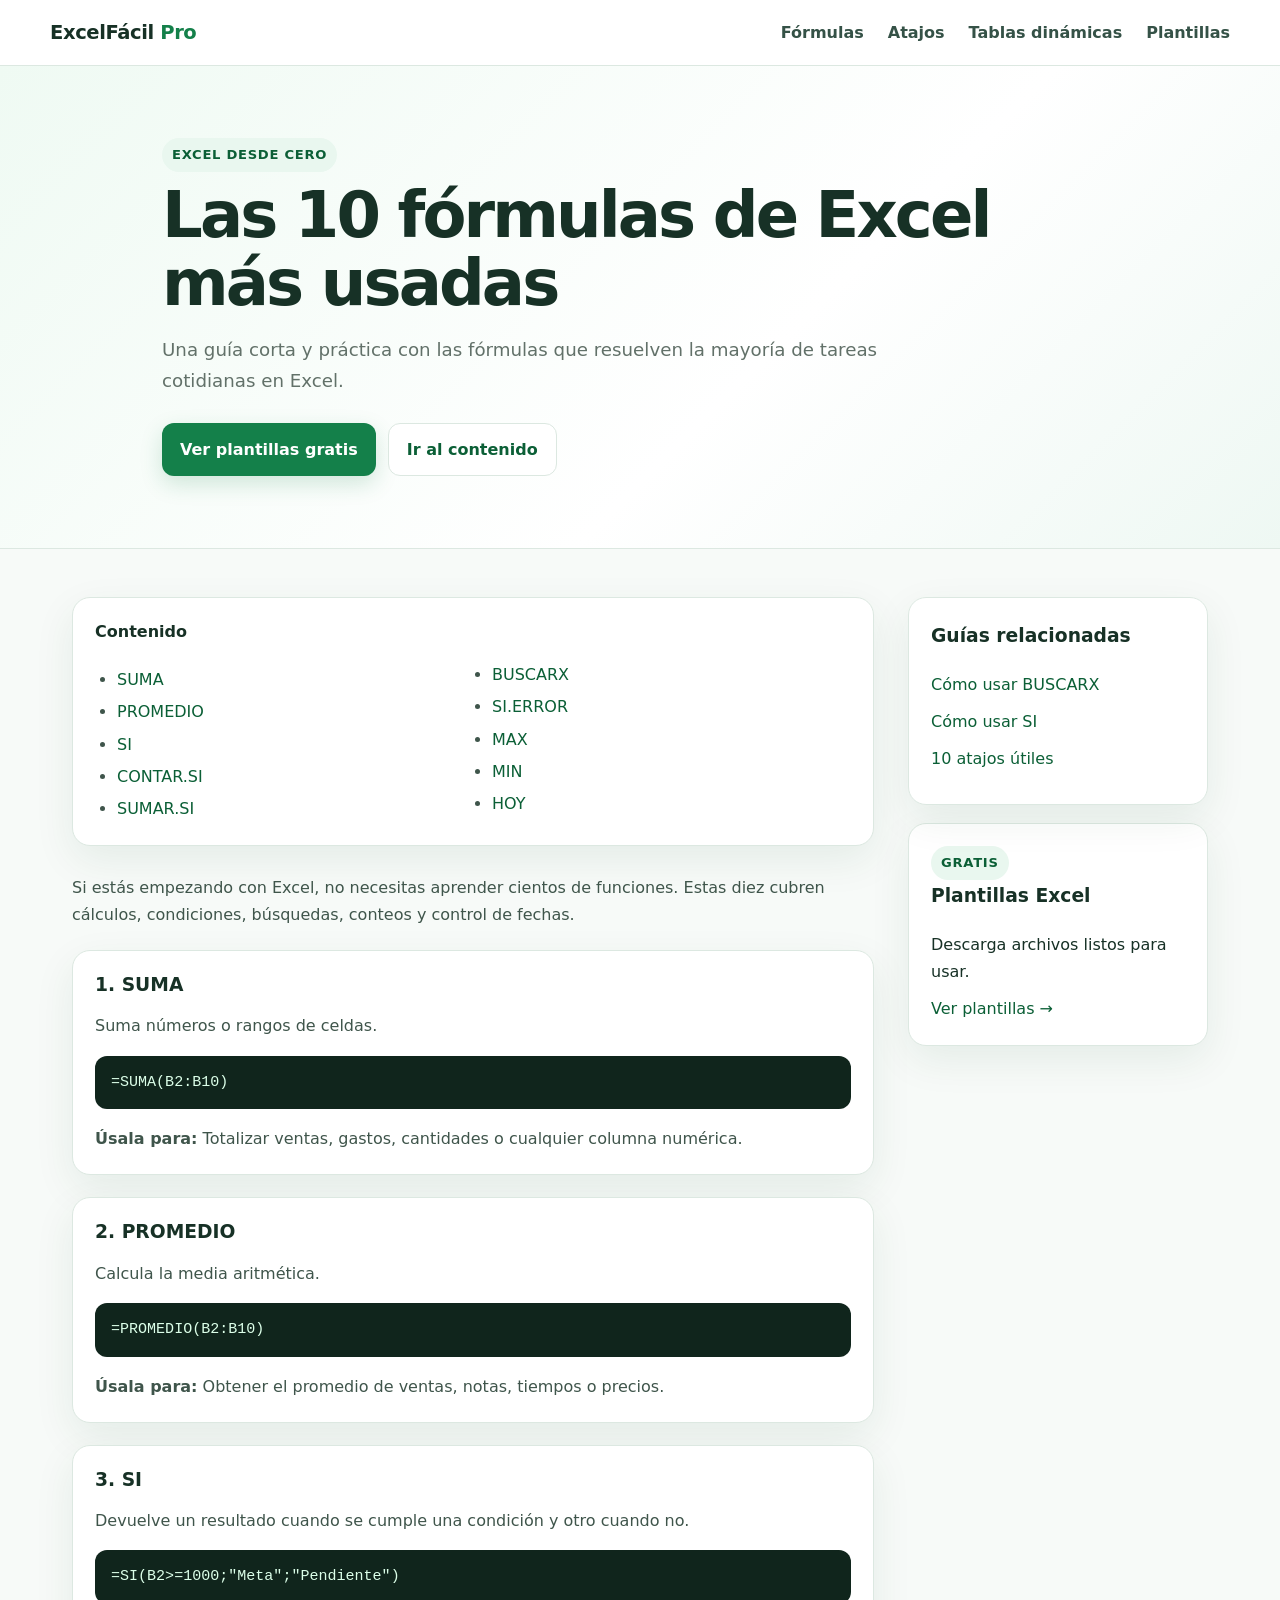
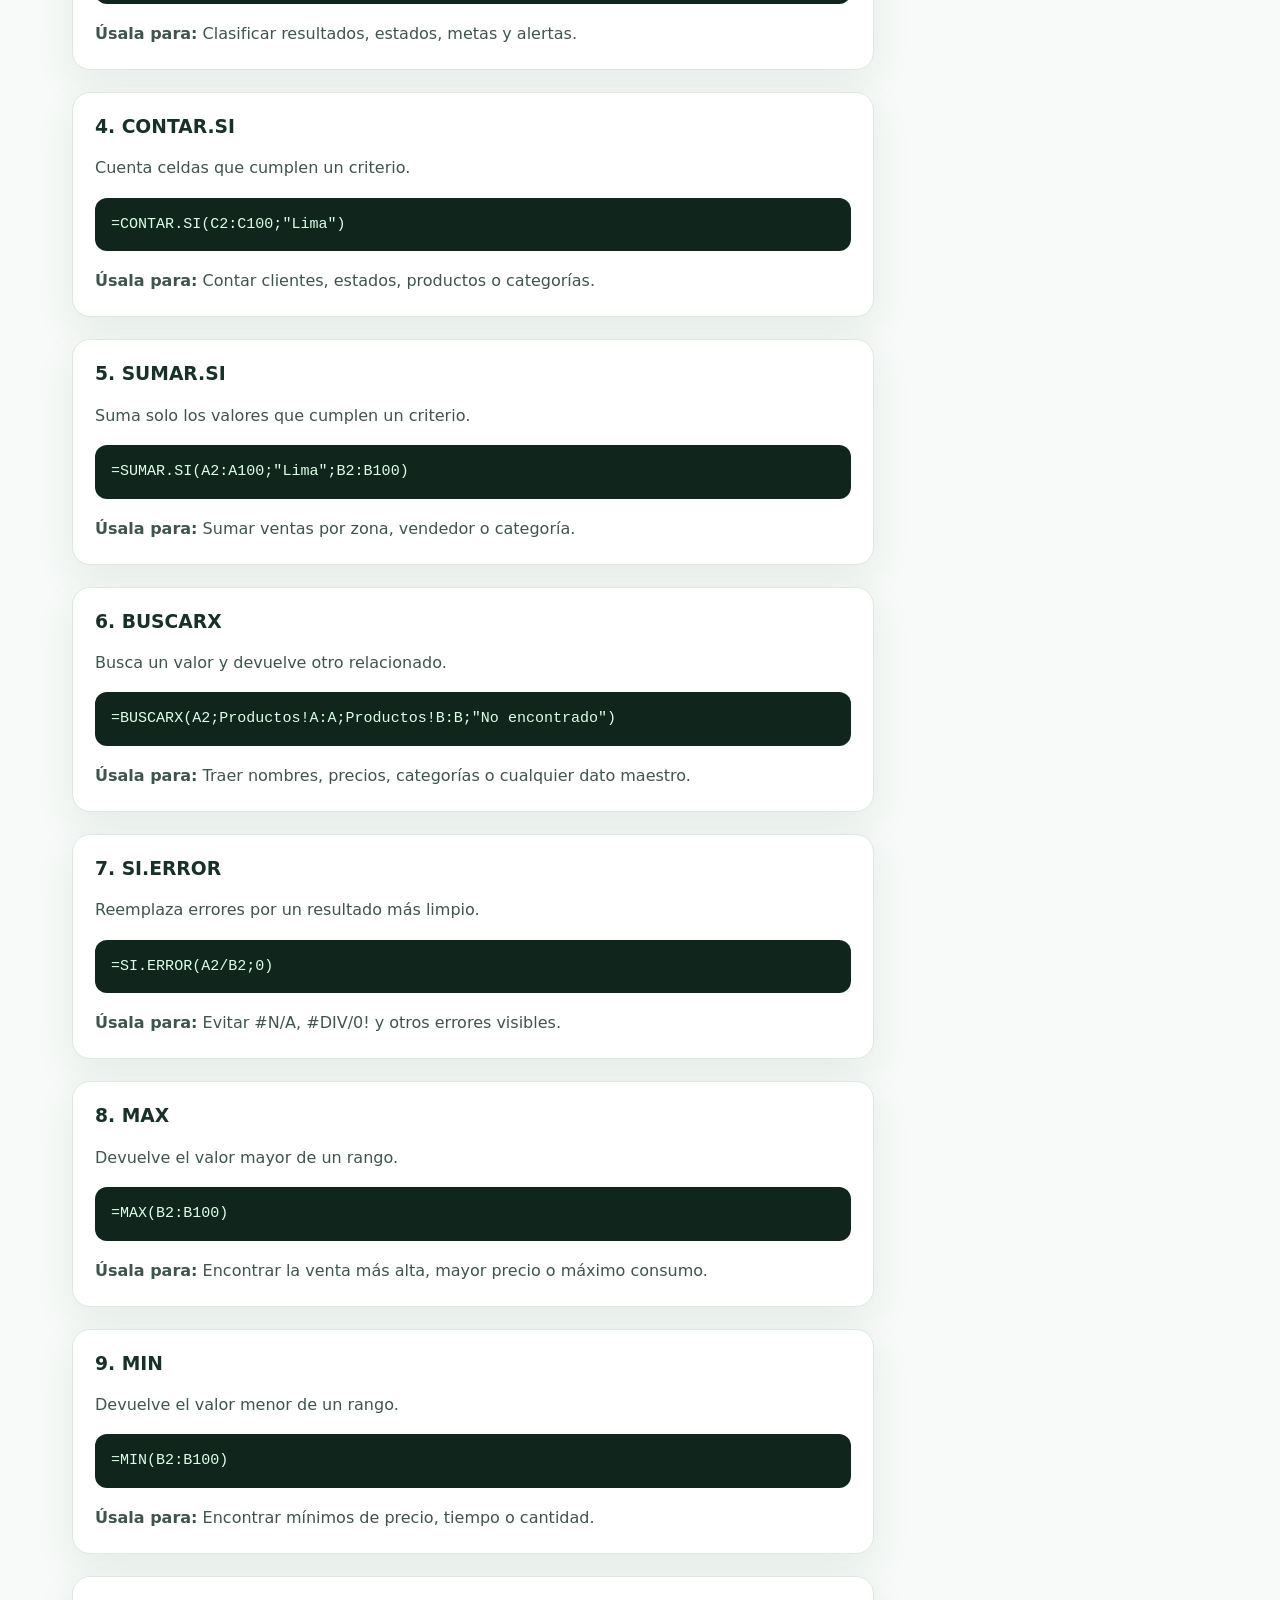
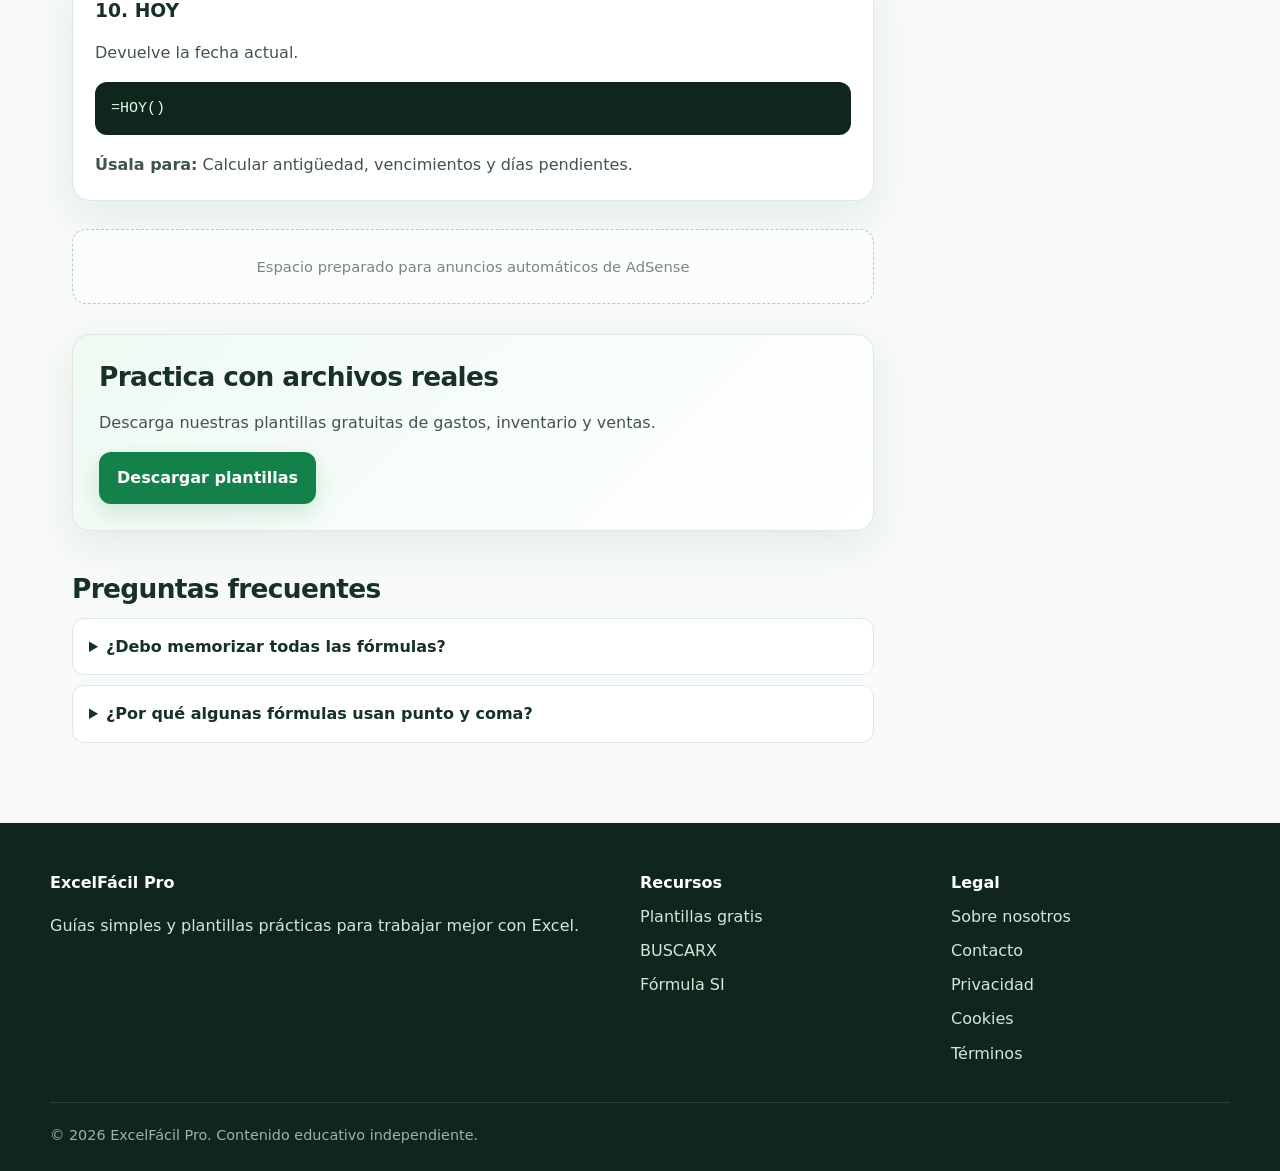
<file: index.html>
<!doctype html><html lang="es"><head><meta charset="utf-8"><meta name="viewport" content="width=device-width,initial-scale=1"><title>10 fórmulas de Excel más usadas | ExcelFácil Pro</title><meta name="description" content="Aprende las 10 fórmulas de Excel más usadas con ejemplos simples: SUMA, SI, BUSCARX, SUMAR.SI, CONTAR.SI y más."><link rel="canonical" href="https://excelfacilpro.com/"><link rel="stylesheet" href="styles.css"><meta name="robots" content="index,follow"><meta property="og:title" content="10 fórmulas de Excel más usadas | ExcelFácil Pro"><meta property="og:description" content="Aprende las 10 fórmulas de Excel más usadas con ejemplos simples: SUMA, SI, BUSCARX, SUMAR.SI, CONTAR.SI y más."><meta property="og:type" content="article"><script async src="https://pagead2.googlesyndication.com/pagead/js/adsbygoogle.js?client=ca-pub-9025221585291938" crossorigin="anonymous"></script></head><body><nav class="nav"><a class="brand" href="index.html">ExcelFácil <span>Pro</span></a><button class="menu-btn" aria-label="Abrir menú">☰</button><div class="nav-links"><a href="index.html">Fórmulas</a><a href="atajos-excel.html">Atajos</a><a href="tablas-dinamicas-excel.html">Tablas dinámicas</a><a href="plantillas.html">Plantillas</a></div></nav><header class="hero"><div class="hero-inner"><span class="eyebrow">Excel desde cero</span><h1>Las 10 fórmulas de Excel más usadas</h1><p>Una guía corta y práctica con las fórmulas que resuelven la mayoría de tareas cotidianas en Excel.</p><div class="btns"><a class="btn" href="plantillas.html">Ver plantillas gratis</a><a class="btn secondary" href="#contenido">Ir al contenido</a></div></div></header><main class="container" id="contenido"><div class="content-grid"><article class="article"><div class="toc"><strong>Contenido</strong><ul><li><a href="#f1">SUMA</a></li><li><a href="#f2">PROMEDIO</a></li><li><a href="#f3">SI</a></li><li><a href="#f4">CONTAR.SI</a></li><li><a href="#f5">SUMAR.SI</a></li><li><a href="#f6">BUSCARX</a></li><li><a href="#f7">SI.ERROR</a></li><li><a href="#f8">MAX</a></li><li><a href="#f9">MIN</a></li><li><a href="#f10">HOY</a></li></ul></div><p>Si estás empezando con Excel, no necesitas aprender cientos de funciones. Estas diez cubren cálculos, condiciones, búsquedas, conteos y control de fechas.</p><section class="formula-card" id="f1"><h3>1. SUMA</h3><p>Suma números o rangos de celdas.</p><div class="formula">=SUMA(B2:B10)</div><p class="example"><strong>Úsala para:</strong> Totalizar ventas, gastos, cantidades o cualquier columna numérica.</p></section><section class="formula-card" id="f2"><h3>2. PROMEDIO</h3><p>Calcula la media aritmética.</p><div class="formula">=PROMEDIO(B2:B10)</div><p class="example"><strong>Úsala para:</strong> Obtener el promedio de ventas, notas, tiempos o precios.</p></section><section class="formula-card" id="f3"><h3>3. SI</h3><p>Devuelve un resultado cuando se cumple una condición y otro cuando no.</p><div class="formula">=SI(B2&gt;=1000;&quot;Meta&quot;;&quot;Pendiente&quot;)</div><p class="example"><strong>Úsala para:</strong> Clasificar resultados, estados, metas y alertas.</p></section><section class="formula-card" id="f4"><h3>4. CONTAR.SI</h3><p>Cuenta celdas que cumplen un criterio.</p><div class="formula">=CONTAR.SI(C2:C100;&quot;Lima&quot;)</div><p class="example"><strong>Úsala para:</strong> Contar clientes, estados, productos o categorías.</p></section><section class="formula-card" id="f5"><h3>5. SUMAR.SI</h3><p>Suma solo los valores que cumplen un criterio.</p><div class="formula">=SUMAR.SI(A2:A100;&quot;Lima&quot;;B2:B100)</div><p class="example"><strong>Úsala para:</strong> Sumar ventas por zona, vendedor o categoría.</p></section><section class="formula-card" id="f6"><h3>6. BUSCARX</h3><p>Busca un valor y devuelve otro relacionado.</p><div class="formula">=BUSCARX(A2;Productos!A:A;Productos!B:B;&quot;No encontrado&quot;)</div><p class="example"><strong>Úsala para:</strong> Traer nombres, precios, categorías o cualquier dato maestro.</p></section><section class="formula-card" id="f7"><h3>7. SI.ERROR</h3><p>Reemplaza errores por un resultado más limpio.</p><div class="formula">=SI.ERROR(A2/B2;0)</div><p class="example"><strong>Úsala para:</strong> Evitar #N/A, #DIV/0! y otros errores visibles.</p></section><section class="formula-card" id="f8"><h3>8. MAX</h3><p>Devuelve el valor mayor de un rango.</p><div class="formula">=MAX(B2:B100)</div><p class="example"><strong>Úsala para:</strong> Encontrar la venta más alta, mayor precio o máximo consumo.</p></section><section class="formula-card" id="f9"><h3>9. MIN</h3><p>Devuelve el valor menor de un rango.</p><div class="formula">=MIN(B2:B100)</div><p class="example"><strong>Úsala para:</strong> Encontrar mínimos de precio, tiempo o cantidad.</p></section><section class="formula-card" id="f10"><h3>10. HOY</h3><p>Devuelve la fecha actual.</p><div class="formula">=HOY()</div><p class="example"><strong>Úsala para:</strong> Calcular antigüedad, vencimientos y días pendientes.</p></section><div class="ad-placeholder">Espacio preparado para anuncios automáticos de AdSense</div><div class="cta"><h2>Practica con archivos reales</h2><p>Descarga nuestras plantillas gratuitas de gastos, inventario y ventas.</p><a class="btn" href="plantillas.html">Descargar plantillas</a></div><section class="faq"><h2>Preguntas frecuentes</h2><details><summary>¿Debo memorizar todas las fórmulas?</summary><p>No. Lo importante es entender qué problema resuelve cada una y practicar con ejemplos.</p></details><details><summary>¿Por qué algunas fórmulas usan punto y coma?</summary><p>En muchas instalaciones de Excel en español el separador es punto y coma. En otras configuraciones puede ser coma.</p></details></section></article><aside class="sidebar"><div class="card"><h3>Guías relacionadas</h3><p><a href="buscarx-excel.html">Cómo usar BUSCARX</a></p><p><a href="formula-si-excel.html">Cómo usar SI</a></p><p><a href="atajos-excel.html">10 atajos útiles</a></p></div><div class="card"><span class="tag">Gratis</span><h3>Plantillas Excel</h3><p>Descarga archivos listos para usar.</p><a href="plantillas.html">Ver plantillas →</a></div></aside></div></main><footer><div class="footer-grid"><div><strong>ExcelFácil Pro</strong><p>Guías simples y plantillas prácticas para trabajar mejor con Excel.</p></div><div><strong>Recursos</strong><a href="plantillas.html">Plantillas gratis</a><a href="buscarx-excel.html">BUSCARX</a><a href="formula-si-excel.html">Fórmula SI</a></div><div><strong>Legal</strong><a href="sobre-nosotros.html">Sobre nosotros</a><a href="contacto.html">Contacto</a><a href="privacidad.html">Privacidad</a><a href="cookies.html">Cookies</a><a href="terminos.html">Términos</a></div></div><div class="copyright">© 2026 ExcelFácil Pro. Contenido educativo independiente.</div></footer><script src="script.js"></script></body></html>
</file>
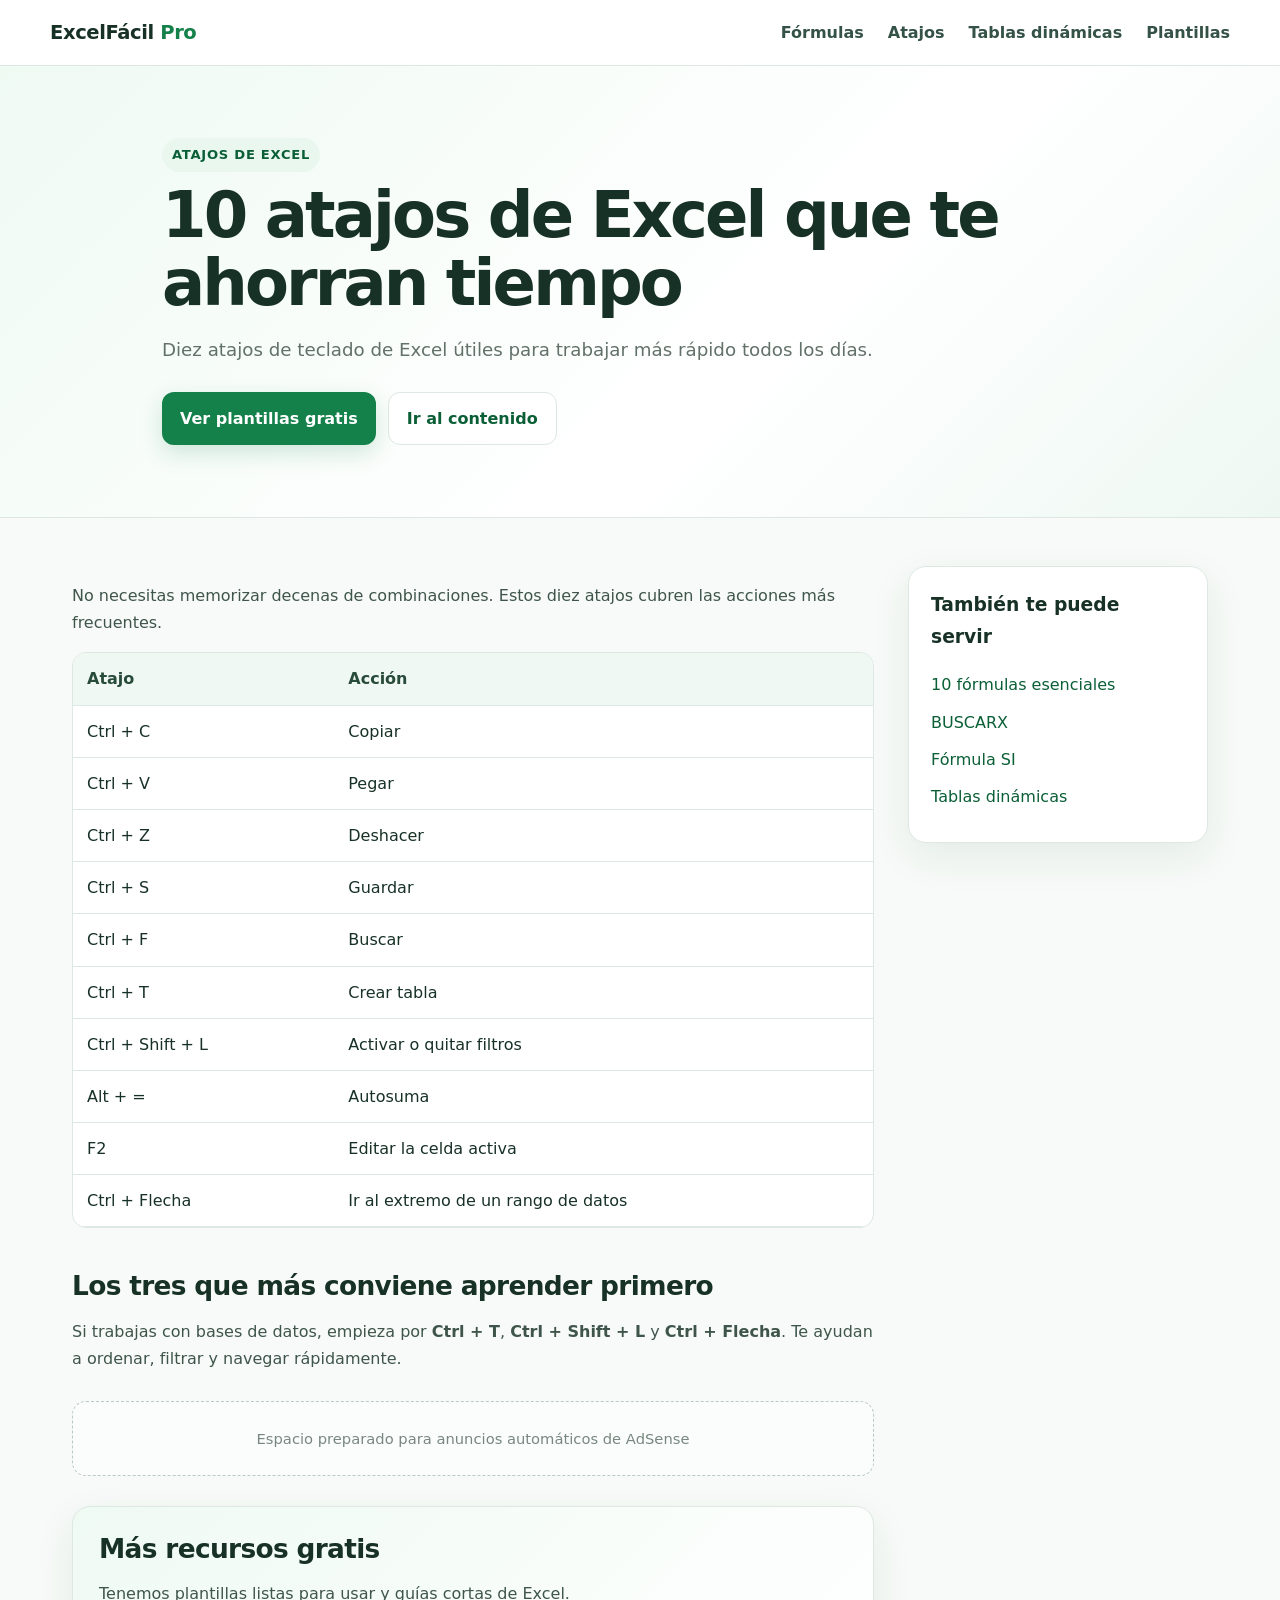
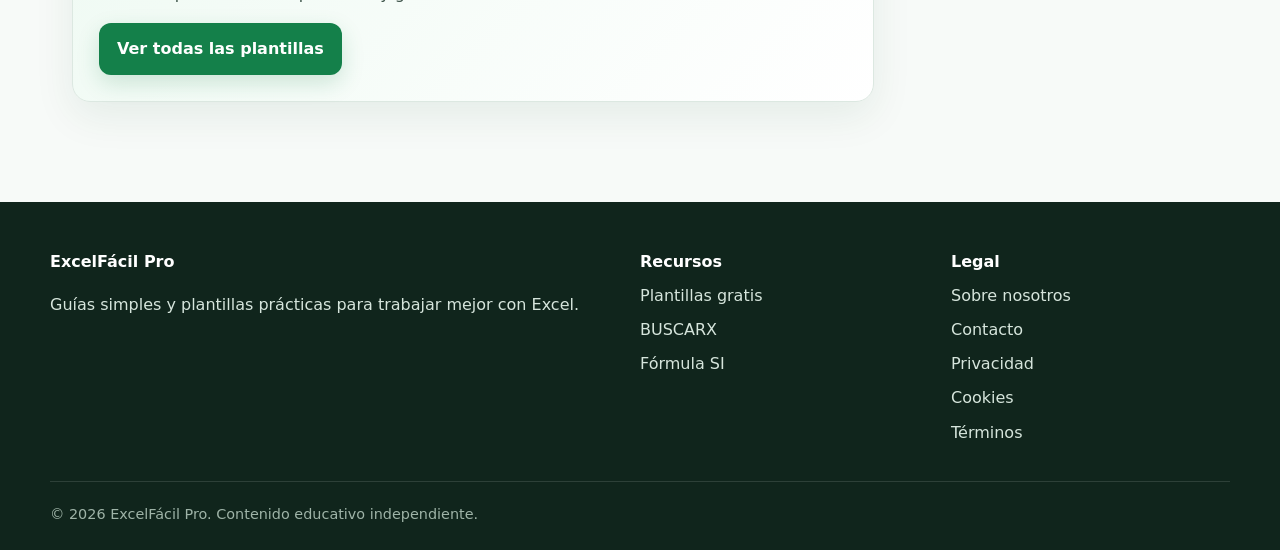
<file: atajos-excel.html>
<!doctype html><html lang="es"><head><meta charset="utf-8"><meta name="viewport" content="width=device-width,initial-scale=1"><title>10 atajos de Excel que te ahorran tiempo | ExcelFácil Pro</title><meta name="description" content="Diez atajos de teclado de Excel útiles para trabajar más rápido todos los días."><link rel="canonical" href="https://excelfacilpro.com/atajos-excel.html"><link rel="stylesheet" href="styles.css"><meta name="robots" content="index,follow"><meta property="og:title" content="10 atajos de Excel que te ahorran tiempo | ExcelFácil Pro"><meta property="og:description" content="Diez atajos de teclado de Excel útiles para trabajar más rápido todos los días."><meta property="og:type" content="article"><script async src="https://pagead2.googlesyndication.com/pagead/js/adsbygoogle.js?client=ca-pub-9025221585291938" crossorigin="anonymous"></script></head><body><nav class="nav"><a class="brand" href="index.html">ExcelFácil <span>Pro</span></a><button class="menu-btn" aria-label="Abrir menú">☰</button><div class="nav-links"><a href="index.html">Fórmulas</a><a href="atajos-excel.html">Atajos</a><a href="tablas-dinamicas-excel.html">Tablas dinámicas</a><a href="plantillas.html">Plantillas</a></div></nav><header class="hero"><div class="hero-inner"><span class="eyebrow">Atajos de Excel</span><h1>10 atajos de Excel que te ahorran tiempo</h1><p>Diez atajos de teclado de Excel útiles para trabajar más rápido todos los días.</p><div class="btns"><a class="btn" href="plantillas.html">Ver plantillas gratis</a><a class="btn secondary" href="#contenido">Ir al contenido</a></div></div></header><main class="container" id="contenido"><div class="content-grid"><article class="article"><p>No necesitas memorizar decenas de combinaciones. Estos diez atajos cubren las acciones más frecuentes.</p><div class="table-wrap"><table><thead><tr><th>Atajo</th><th>Acción</th></tr></thead><tbody><tr><td>Ctrl + C</td><td>Copiar</td></tr><tr><td>Ctrl + V</td><td>Pegar</td></tr><tr><td>Ctrl + Z</td><td>Deshacer</td></tr><tr><td>Ctrl + S</td><td>Guardar</td></tr><tr><td>Ctrl + F</td><td>Buscar</td></tr><tr><td>Ctrl + T</td><td>Crear tabla</td></tr><tr><td>Ctrl + Shift + L</td><td>Activar o quitar filtros</td></tr><tr><td>Alt + =</td><td>Autosuma</td></tr><tr><td>F2</td><td>Editar la celda activa</td></tr><tr><td>Ctrl + Flecha</td><td>Ir al extremo de un rango de datos</td></tr></tbody></table></div><h2>Los tres que más conviene aprender primero</h2><p>Si trabajas con bases de datos, empieza por <strong>Ctrl + T</strong>, <strong>Ctrl + Shift + L</strong> y <strong>Ctrl + Flecha</strong>. Te ayudan a ordenar, filtrar y navegar rápidamente.</p><div class="ad-placeholder">Espacio preparado para anuncios automáticos de AdSense</div><div class="cta"><h2>Más recursos gratis</h2><p>Tenemos plantillas listas para usar y guías cortas de Excel.</p><a class="btn" href="plantillas.html">Ver todas las plantillas</a></div></article><aside class="sidebar"><div class="card"><h3>También te puede servir</h3><p><a href="index.html">10 fórmulas esenciales</a></p><p><a href="buscarx-excel.html">BUSCARX</a></p><p><a href="formula-si-excel.html">Fórmula SI</a></p><p><a href="tablas-dinamicas-excel.html">Tablas dinámicas</a></p></div></aside></div></main><footer><div class="footer-grid"><div><strong>ExcelFácil Pro</strong><p>Guías simples y plantillas prácticas para trabajar mejor con Excel.</p></div><div><strong>Recursos</strong><a href="plantillas.html">Plantillas gratis</a><a href="buscarx-excel.html">BUSCARX</a><a href="formula-si-excel.html">Fórmula SI</a></div><div><strong>Legal</strong><a href="sobre-nosotros.html">Sobre nosotros</a><a href="contacto.html">Contacto</a><a href="privacidad.html">Privacidad</a><a href="cookies.html">Cookies</a><a href="terminos.html">Términos</a></div></div><div class="copyright">© 2026 ExcelFácil Pro. Contenido educativo independiente.</div></footer><script src="script.js"></script></body></html>
</file>
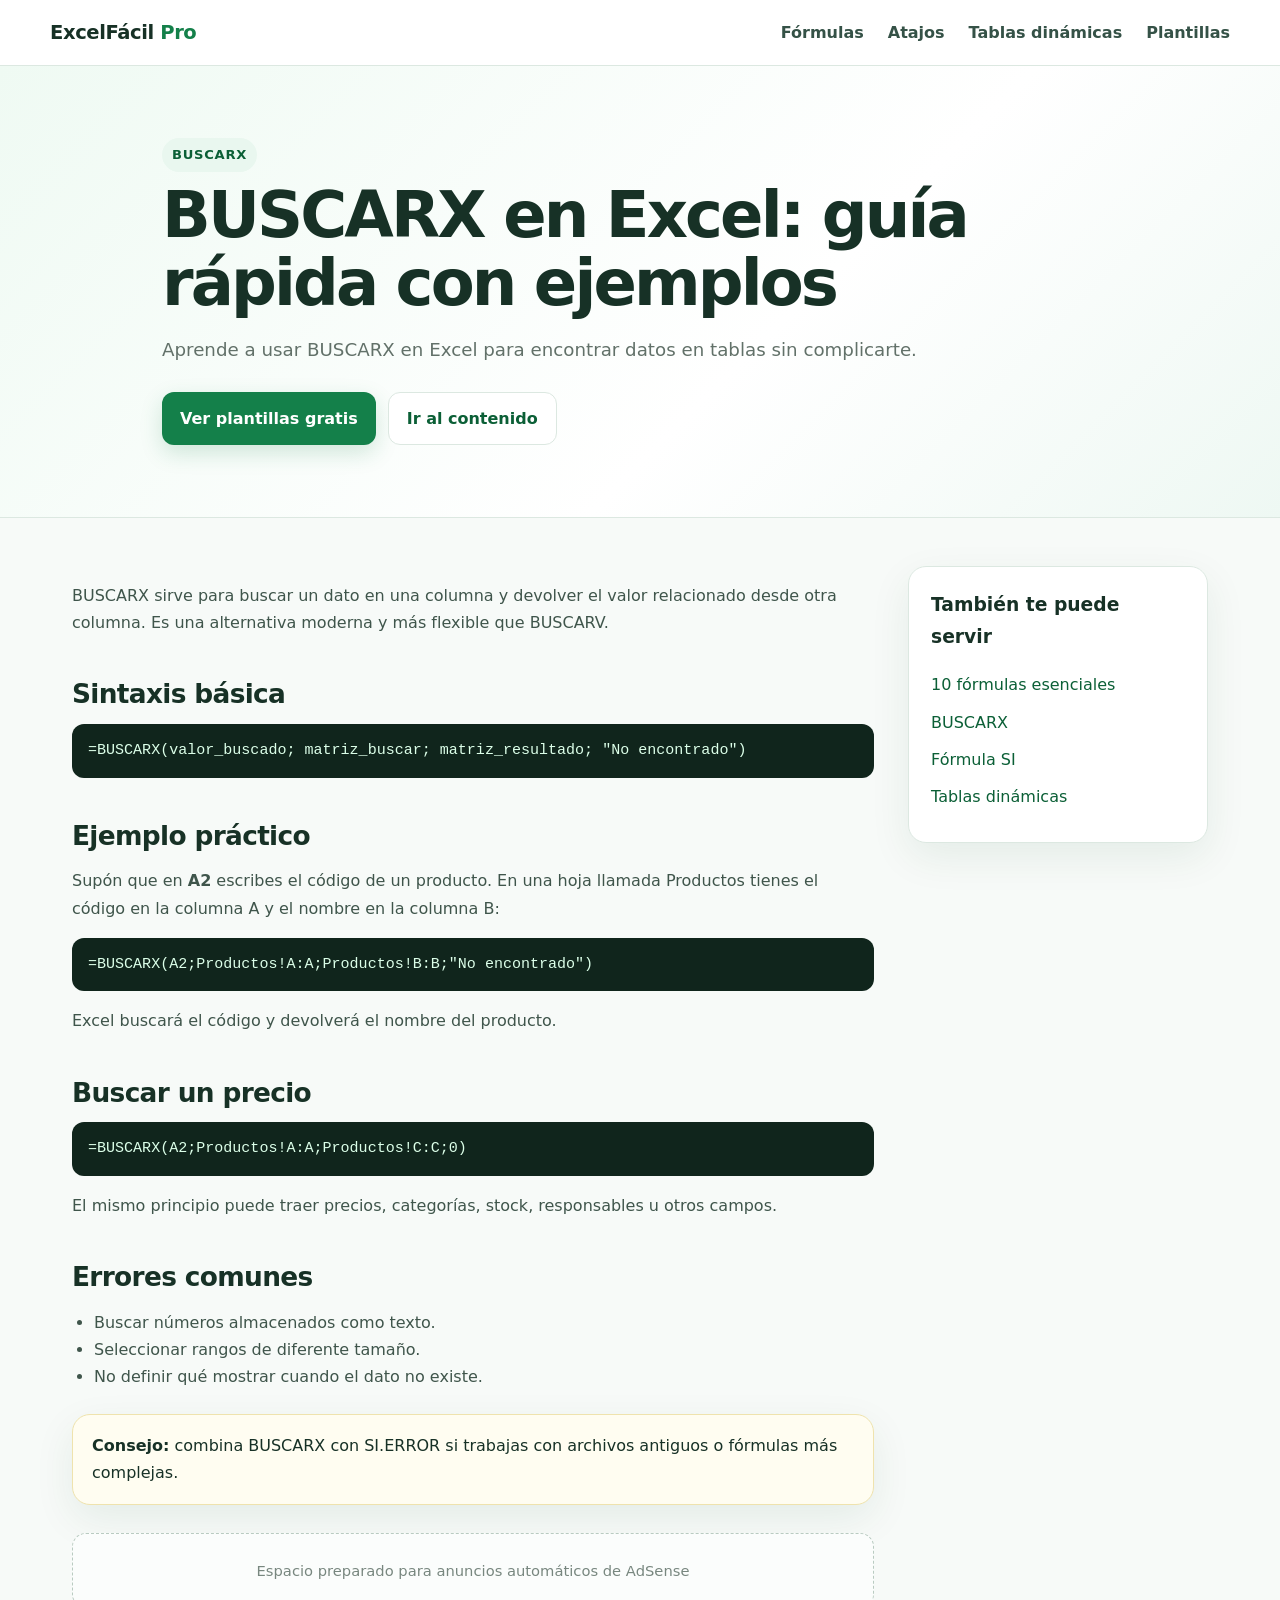
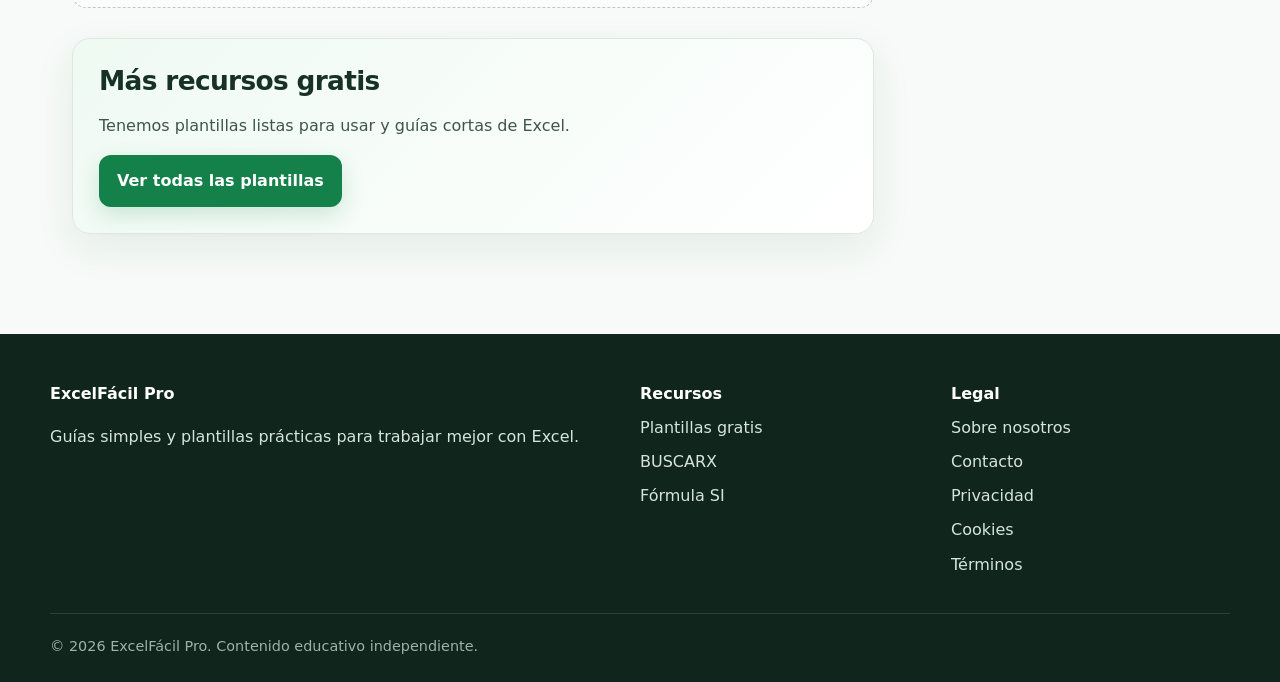
<file: buscarx-excel.html>
<!doctype html><html lang="es"><head><meta charset="utf-8"><meta name="viewport" content="width=device-width,initial-scale=1"><title>BUSCARX en Excel: guía rápida con ejemplos | ExcelFácil Pro</title><meta name="description" content="Aprende a usar BUSCARX en Excel para encontrar datos en tablas sin complicarte."><link rel="canonical" href="https://excelfacilpro.com/buscarx-excel.html"><link rel="stylesheet" href="styles.css"><meta name="robots" content="index,follow"><meta property="og:title" content="BUSCARX en Excel: guía rápida con ejemplos | ExcelFácil Pro"><meta property="og:description" content="Aprende a usar BUSCARX en Excel para encontrar datos en tablas sin complicarte."><meta property="og:type" content="article"><script async src="https://pagead2.googlesyndication.com/pagead/js/adsbygoogle.js?client=ca-pub-9025221585291938" crossorigin="anonymous"></script></head><body><nav class="nav"><a class="brand" href="index.html">ExcelFácil <span>Pro</span></a><button class="menu-btn" aria-label="Abrir menú">☰</button><div class="nav-links"><a href="index.html">Fórmulas</a><a href="atajos-excel.html">Atajos</a><a href="tablas-dinamicas-excel.html">Tablas dinámicas</a><a href="plantillas.html">Plantillas</a></div></nav><header class="hero"><div class="hero-inner"><span class="eyebrow">BUSCARX</span><h1>BUSCARX en Excel: guía rápida con ejemplos</h1><p>Aprende a usar BUSCARX en Excel para encontrar datos en tablas sin complicarte.</p><div class="btns"><a class="btn" href="plantillas.html">Ver plantillas gratis</a><a class="btn secondary" href="#contenido">Ir al contenido</a></div></div></header><main class="container" id="contenido"><div class="content-grid"><article class="article"><p>BUSCARX sirve para buscar un dato en una columna y devolver el valor relacionado desde otra columna. Es una alternativa moderna y más flexible que BUSCARV.</p><h2>Sintaxis básica</h2><div class="formula">=BUSCARX(valor_buscado; matriz_buscar; matriz_resultado; "No encontrado")</div><h2>Ejemplo práctico</h2><p>Supón que en <strong>A2</strong> escribes el código de un producto. En una hoja llamada Productos tienes el código en la columna A y el nombre en la columna B:</p><div class="formula">=BUSCARX(A2;Productos!A:A;Productos!B:B;"No encontrado")</div><p>Excel buscará el código y devolverá el nombre del producto.</p><h2>Buscar un precio</h2><div class="formula">=BUSCARX(A2;Productos!A:A;Productos!C:C;0)</div><p>El mismo principio puede traer precios, categorías, stock, responsables u otros campos.</p><h2>Errores comunes</h2><ul><li>Buscar números almacenados como texto.</li><li>Seleccionar rangos de diferente tamaño.</li><li>No definir qué mostrar cuando el dato no existe.</li></ul><div class="note"><strong>Consejo:</strong> combina BUSCARX con SI.ERROR si trabajas con archivos antiguos o fórmulas más complejas.</div><div class="ad-placeholder">Espacio preparado para anuncios automáticos de AdSense</div><div class="cta"><h2>Más recursos gratis</h2><p>Tenemos plantillas listas para usar y guías cortas de Excel.</p><a class="btn" href="plantillas.html">Ver todas las plantillas</a></div></article><aside class="sidebar"><div class="card"><h3>También te puede servir</h3><p><a href="index.html">10 fórmulas esenciales</a></p><p><a href="buscarx-excel.html">BUSCARX</a></p><p><a href="formula-si-excel.html">Fórmula SI</a></p><p><a href="tablas-dinamicas-excel.html">Tablas dinámicas</a></p></div></aside></div></main><footer><div class="footer-grid"><div><strong>ExcelFácil Pro</strong><p>Guías simples y plantillas prácticas para trabajar mejor con Excel.</p></div><div><strong>Recursos</strong><a href="plantillas.html">Plantillas gratis</a><a href="buscarx-excel.html">BUSCARX</a><a href="formula-si-excel.html">Fórmula SI</a></div><div><strong>Legal</strong><a href="sobre-nosotros.html">Sobre nosotros</a><a href="contacto.html">Contacto</a><a href="privacidad.html">Privacidad</a><a href="cookies.html">Cookies</a><a href="terminos.html">Términos</a></div></div><div class="copyright">© 2026 ExcelFácil Pro. Contenido educativo independiente.</div></footer><script src="script.js"></script></body></html>
</file>
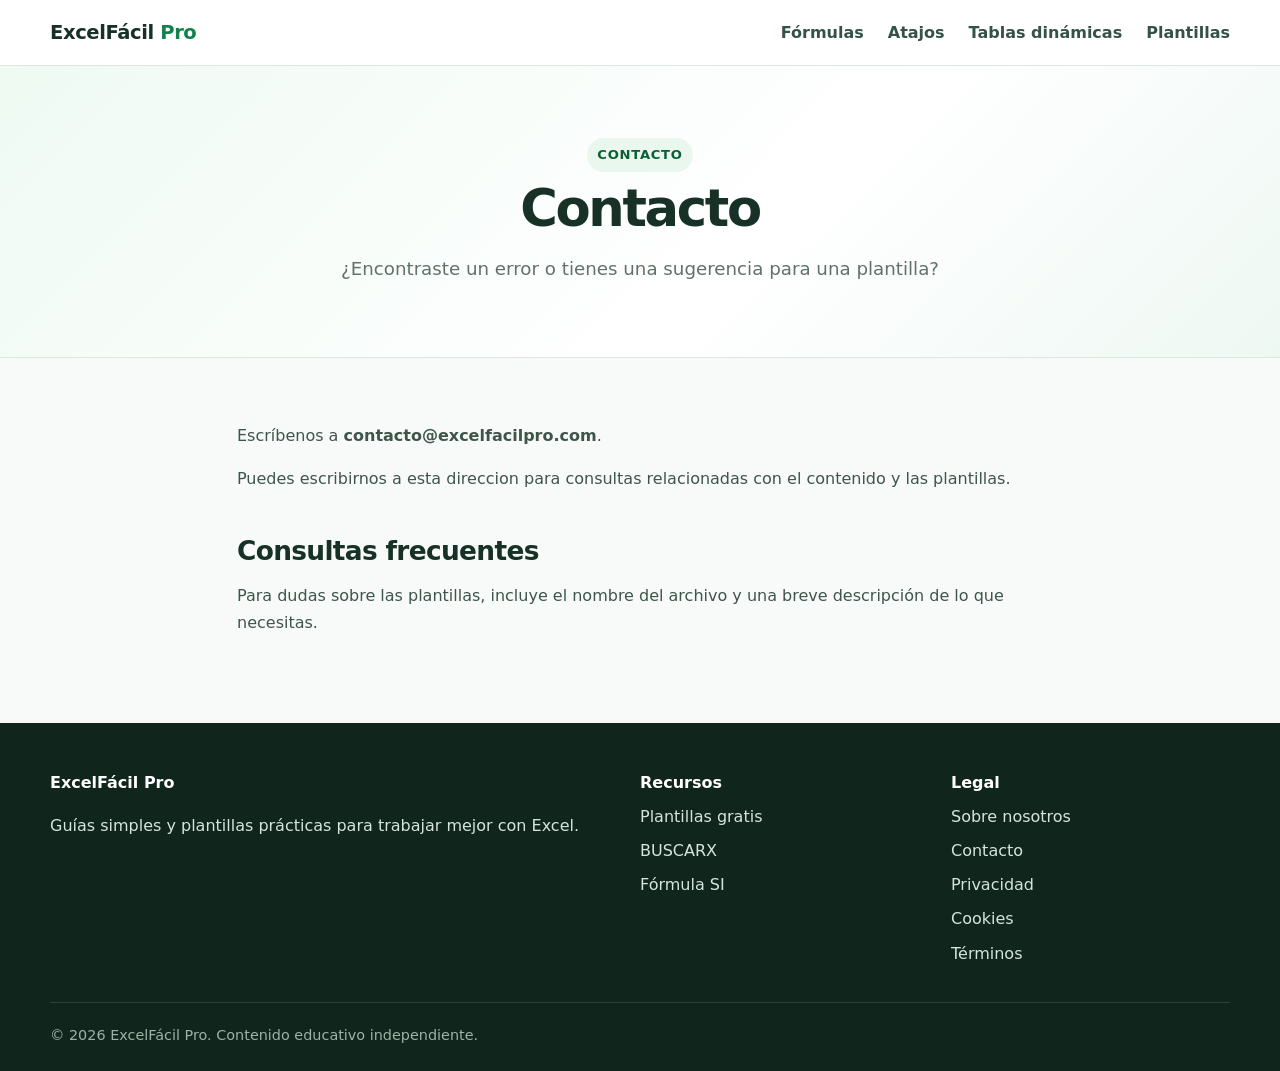
<file: contacto.html>
<!doctype html><html lang="es"><head><meta charset="utf-8"><meta name="viewport" content="width=device-width,initial-scale=1"><title>Contacto | ExcelFácil Pro</title><meta name="description" content="Página de contacto de ExcelFácil Pro."><link rel="canonical" href="https://excelfacilpro.com/contacto.html"><link rel="stylesheet" href="styles.css"><meta name="robots" content="index,follow"><meta property="og:title" content="Contacto | ExcelFácil Pro"><meta property="og:description" content="Página de contacto de ExcelFácil Pro."><meta property="og:type" content="article"><script async src="https://pagead2.googlesyndication.com/pagead/js/adsbygoogle.js?client=ca-pub-9025221585291938" crossorigin="anonymous"></script></head><body><nav class="nav"><a class="brand" href="index.html">ExcelFácil <span>Pro</span></a><button class="menu-btn" aria-label="Abrir menú">☰</button><div class="nav-links"><a href="index.html">Fórmulas</a><a href="atajos-excel.html">Atajos</a><a href="tablas-dinamicas-excel.html">Tablas dinámicas</a><a href="plantillas.html">Plantillas</a></div></nav><header class="page-head"><span class="eyebrow">Contacto</span><h1>Contacto</h1><p>¿Encontraste un error o tienes una sugerencia para una plantilla?</p></header><main class="container article"><p>Escríbenos a <strong>contacto@excelfacilpro.com</strong>.</p><p>Puedes escribirnos a esta direccion para consultas relacionadas con el contenido y las plantillas.</p><h2>Consultas frecuentes</h2><p>Para dudas sobre las plantillas, incluye el nombre del archivo y una breve descripción de lo que necesitas.</p></main><footer><div class="footer-grid"><div><strong>ExcelFácil Pro</strong><p>Guías simples y plantillas prácticas para trabajar mejor con Excel.</p></div><div><strong>Recursos</strong><a href="plantillas.html">Plantillas gratis</a><a href="buscarx-excel.html">BUSCARX</a><a href="formula-si-excel.html">Fórmula SI</a></div><div><strong>Legal</strong><a href="sobre-nosotros.html">Sobre nosotros</a><a href="contacto.html">Contacto</a><a href="privacidad.html">Privacidad</a><a href="cookies.html">Cookies</a><a href="terminos.html">Términos</a></div></div><div class="copyright">© 2026 ExcelFácil Pro. Contenido educativo independiente.</div></footer><script src="script.js"></script></body></html>
</file>
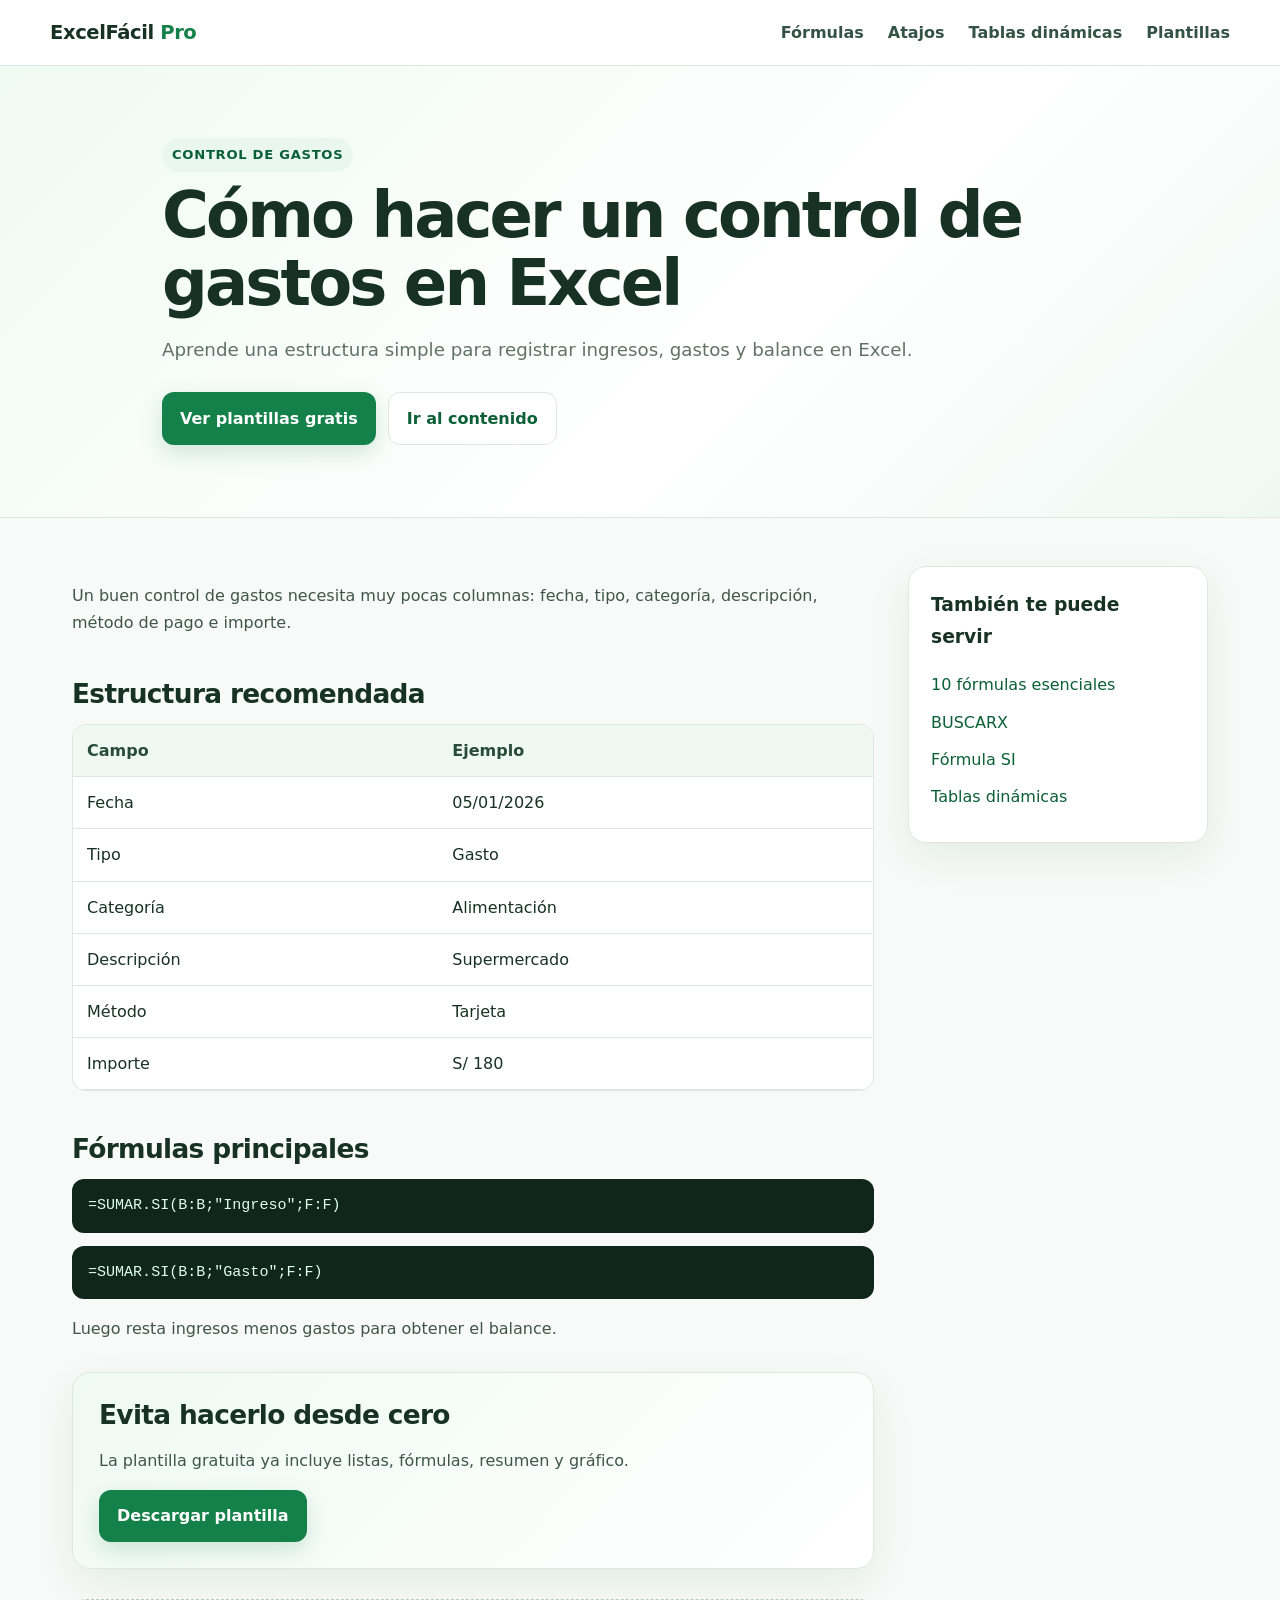
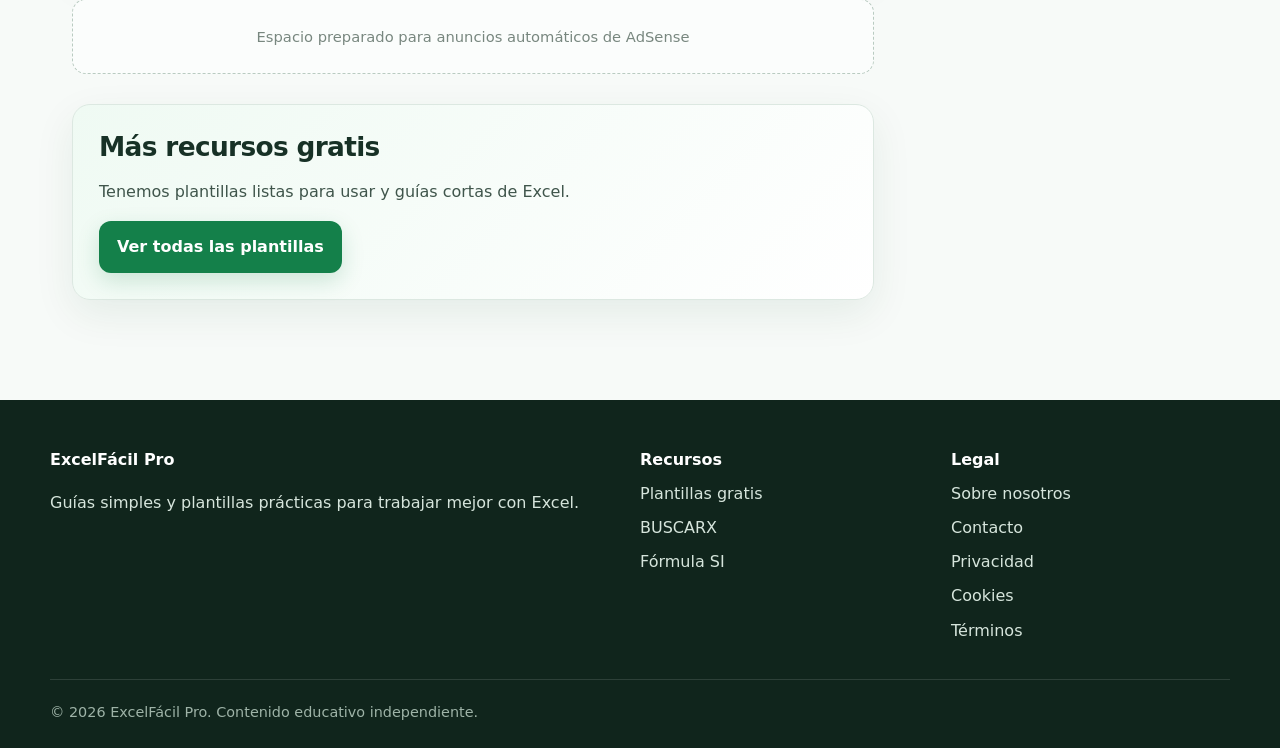
<file: control-gastos-excel.html>
<!doctype html><html lang="es"><head><meta charset="utf-8"><meta name="viewport" content="width=device-width,initial-scale=1"><title>Cómo hacer un control de gastos en Excel | ExcelFácil Pro</title><meta name="description" content="Aprende una estructura simple para registrar ingresos, gastos y balance en Excel."><link rel="canonical" href="https://excelfacilpro.com/control-gastos-excel.html"><link rel="stylesheet" href="styles.css"><meta name="robots" content="index,follow"><meta property="og:title" content="Cómo hacer un control de gastos en Excel | ExcelFácil Pro"><meta property="og:description" content="Aprende una estructura simple para registrar ingresos, gastos y balance en Excel."><meta property="og:type" content="article"><script async src="https://pagead2.googlesyndication.com/pagead/js/adsbygoogle.js?client=ca-pub-9025221585291938" crossorigin="anonymous"></script></head><body><nav class="nav"><a class="brand" href="index.html">ExcelFácil <span>Pro</span></a><button class="menu-btn" aria-label="Abrir menú">☰</button><div class="nav-links"><a href="index.html">Fórmulas</a><a href="atajos-excel.html">Atajos</a><a href="tablas-dinamicas-excel.html">Tablas dinámicas</a><a href="plantillas.html">Plantillas</a></div></nav><header class="hero"><div class="hero-inner"><span class="eyebrow">Control de gastos</span><h1>Cómo hacer un control de gastos en Excel</h1><p>Aprende una estructura simple para registrar ingresos, gastos y balance en Excel.</p><div class="btns"><a class="btn" href="plantillas.html">Ver plantillas gratis</a><a class="btn secondary" href="#contenido">Ir al contenido</a></div></div></header><main class="container" id="contenido"><div class="content-grid"><article class="article"><p>Un buen control de gastos necesita muy pocas columnas: fecha, tipo, categoría, descripción, método de pago e importe.</p><h2>Estructura recomendada</h2><div class="table-wrap"><table><thead><tr><th>Campo</th><th>Ejemplo</th></tr></thead><tbody><tr><td>Fecha</td><td>05/01/2026</td></tr><tr><td>Tipo</td><td>Gasto</td></tr><tr><td>Categoría</td><td>Alimentación</td></tr><tr><td>Descripción</td><td>Supermercado</td></tr><tr><td>Método</td><td>Tarjeta</td></tr><tr><td>Importe</td><td>S/ 180</td></tr></tbody></table></div><h2>Fórmulas principales</h2><div class="formula">=SUMAR.SI(B:B;"Ingreso";F:F)</div><div class="formula">=SUMAR.SI(B:B;"Gasto";F:F)</div><p>Luego resta ingresos menos gastos para obtener el balance.</p><div class="cta"><h2>Evita hacerlo desde cero</h2><p>La plantilla gratuita ya incluye listas, fórmulas, resumen y gráfico.</p><a class="btn" href="descargas/plantilla-control-gastos.xlsx" download>Descargar plantilla</a></div><div class="ad-placeholder">Espacio preparado para anuncios automáticos de AdSense</div><div class="cta"><h2>Más recursos gratis</h2><p>Tenemos plantillas listas para usar y guías cortas de Excel.</p><a class="btn" href="plantillas.html">Ver todas las plantillas</a></div></article><aside class="sidebar"><div class="card"><h3>También te puede servir</h3><p><a href="index.html">10 fórmulas esenciales</a></p><p><a href="buscarx-excel.html">BUSCARX</a></p><p><a href="formula-si-excel.html">Fórmula SI</a></p><p><a href="tablas-dinamicas-excel.html">Tablas dinámicas</a></p></div></aside></div></main><footer><div class="footer-grid"><div><strong>ExcelFácil Pro</strong><p>Guías simples y plantillas prácticas para trabajar mejor con Excel.</p></div><div><strong>Recursos</strong><a href="plantillas.html">Plantillas gratis</a><a href="buscarx-excel.html">BUSCARX</a><a href="formula-si-excel.html">Fórmula SI</a></div><div><strong>Legal</strong><a href="sobre-nosotros.html">Sobre nosotros</a><a href="contacto.html">Contacto</a><a href="privacidad.html">Privacidad</a><a href="cookies.html">Cookies</a><a href="terminos.html">Términos</a></div></div><div class="copyright">© 2026 ExcelFácil Pro. Contenido educativo independiente.</div></footer><script src="script.js"></script></body></html>
</file>
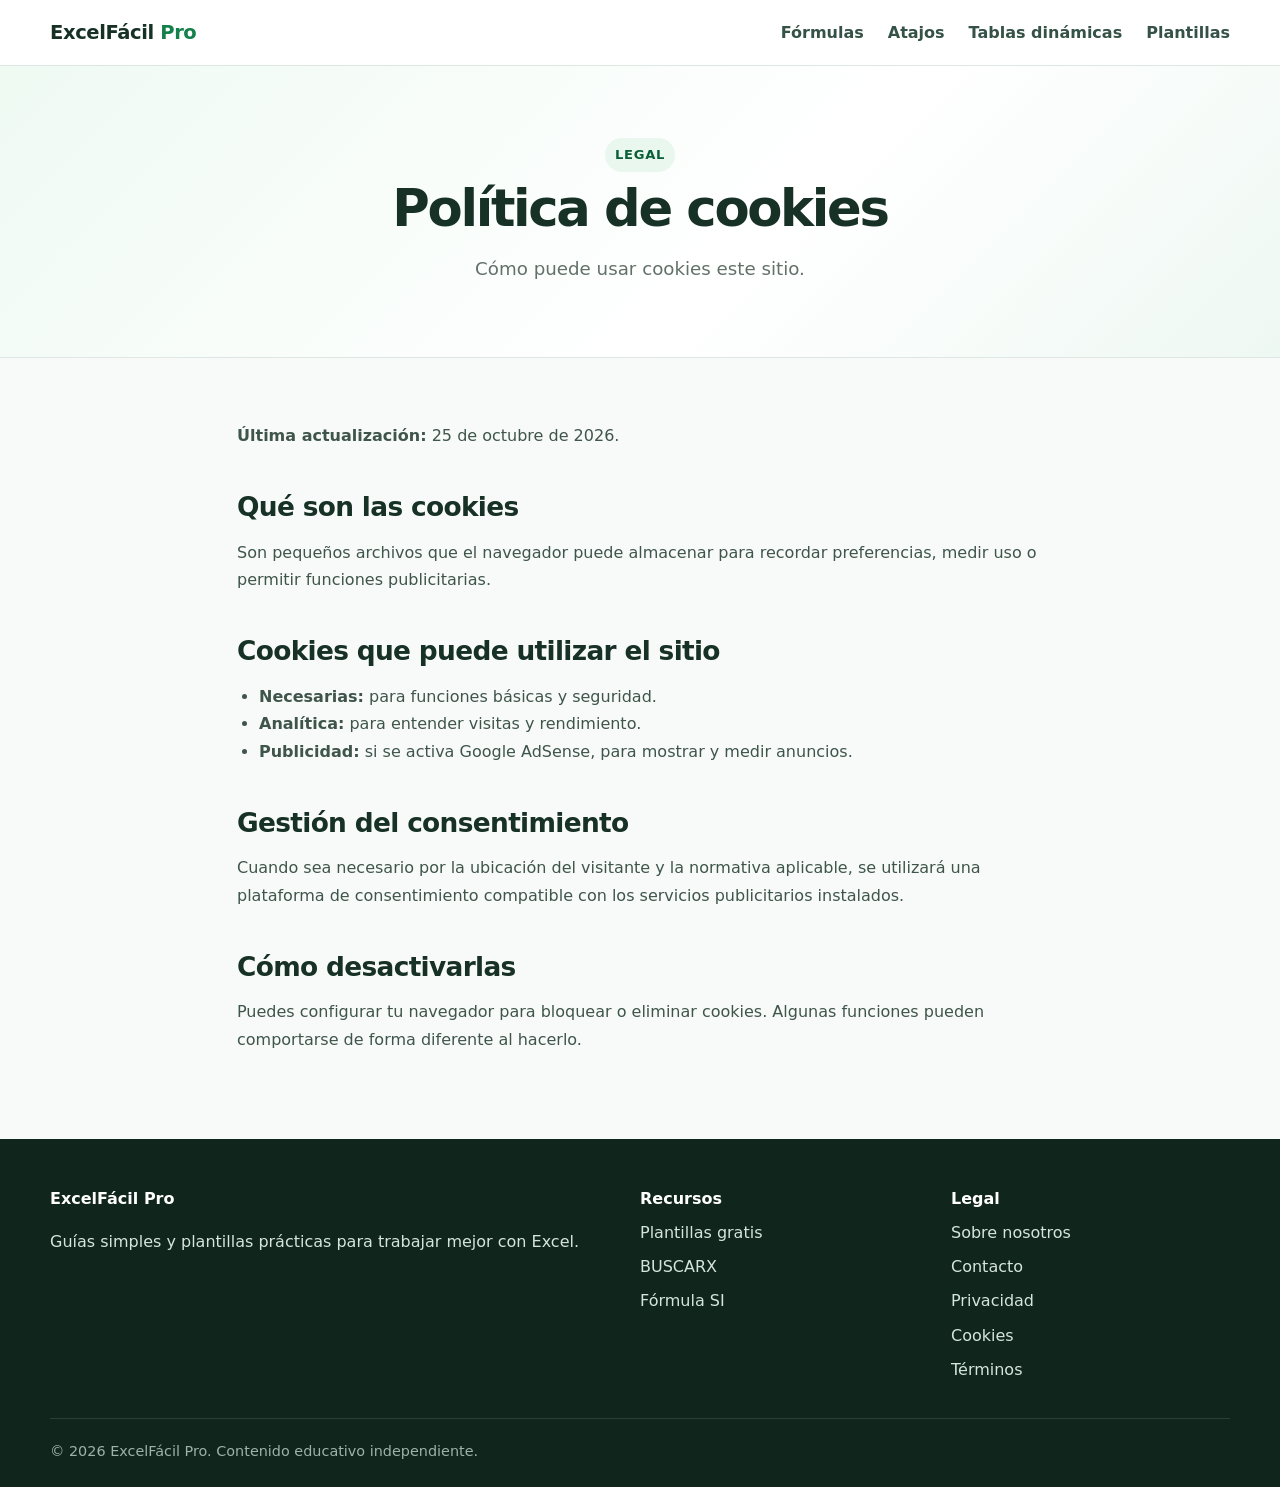
<file: cookies.html>
<!doctype html><html lang="es"><head><meta charset="utf-8"><meta name="viewport" content="width=device-width,initial-scale=1"><title>Política de cookies | ExcelFácil Pro</title><meta name="description" content="Política de cookies de ExcelFácil Pro."><link rel="canonical" href="https://excelfacilpro.com/cookies.html"><link rel="stylesheet" href="styles.css"><meta name="robots" content="index,follow"><meta property="og:title" content="Política de cookies | ExcelFácil Pro"><meta property="og:description" content="Política de cookies de ExcelFácil Pro."><meta property="og:type" content="article"><script async src="https://pagead2.googlesyndication.com/pagead/js/adsbygoogle.js?client=ca-pub-9025221585291938" crossorigin="anonymous"></script></head><body><nav class="nav"><a class="brand" href="index.html">ExcelFácil <span>Pro</span></a><button class="menu-btn" aria-label="Abrir menú">☰</button><div class="nav-links"><a href="index.html">Fórmulas</a><a href="atajos-excel.html">Atajos</a><a href="tablas-dinamicas-excel.html">Tablas dinámicas</a><a href="plantillas.html">Plantillas</a></div></nav><header class="page-head"><span class="eyebrow">Legal</span><h1>Política de cookies</h1><p>Cómo puede usar cookies este sitio.</p></header><main class="container article"><p><strong>Última actualización:</strong> 25 de octubre de 2026.</p><h2>Qué son las cookies</h2><p>Son pequeños archivos que el navegador puede almacenar para recordar preferencias, medir uso o permitir funciones publicitarias.</p><h2>Cookies que puede utilizar el sitio</h2><ul><li><strong>Necesarias:</strong> para funciones básicas y seguridad.</li><li><strong>Analítica:</strong> para entender visitas y rendimiento.</li><li><strong>Publicidad:</strong> si se activa Google AdSense, para mostrar y medir anuncios.</li></ul><h2>Gestión del consentimiento</h2><p>Cuando sea necesario por la ubicación del visitante y la normativa aplicable, se utilizará una plataforma de consentimiento compatible con los servicios publicitarios instalados.</p><h2>Cómo desactivarlas</h2><p>Puedes configurar tu navegador para bloquear o eliminar cookies. Algunas funciones pueden comportarse de forma diferente al hacerlo.</p></main><footer><div class="footer-grid"><div><strong>ExcelFácil Pro</strong><p>Guías simples y plantillas prácticas para trabajar mejor con Excel.</p></div><div><strong>Recursos</strong><a href="plantillas.html">Plantillas gratis</a><a href="buscarx-excel.html">BUSCARX</a><a href="formula-si-excel.html">Fórmula SI</a></div><div><strong>Legal</strong><a href="sobre-nosotros.html">Sobre nosotros</a><a href="contacto.html">Contacto</a><a href="privacidad.html">Privacidad</a><a href="cookies.html">Cookies</a><a href="terminos.html">Términos</a></div></div><div class="copyright">© 2026 ExcelFácil Pro. Contenido educativo independiente.</div></footer><script src="script.js"></script></body></html>
</file>
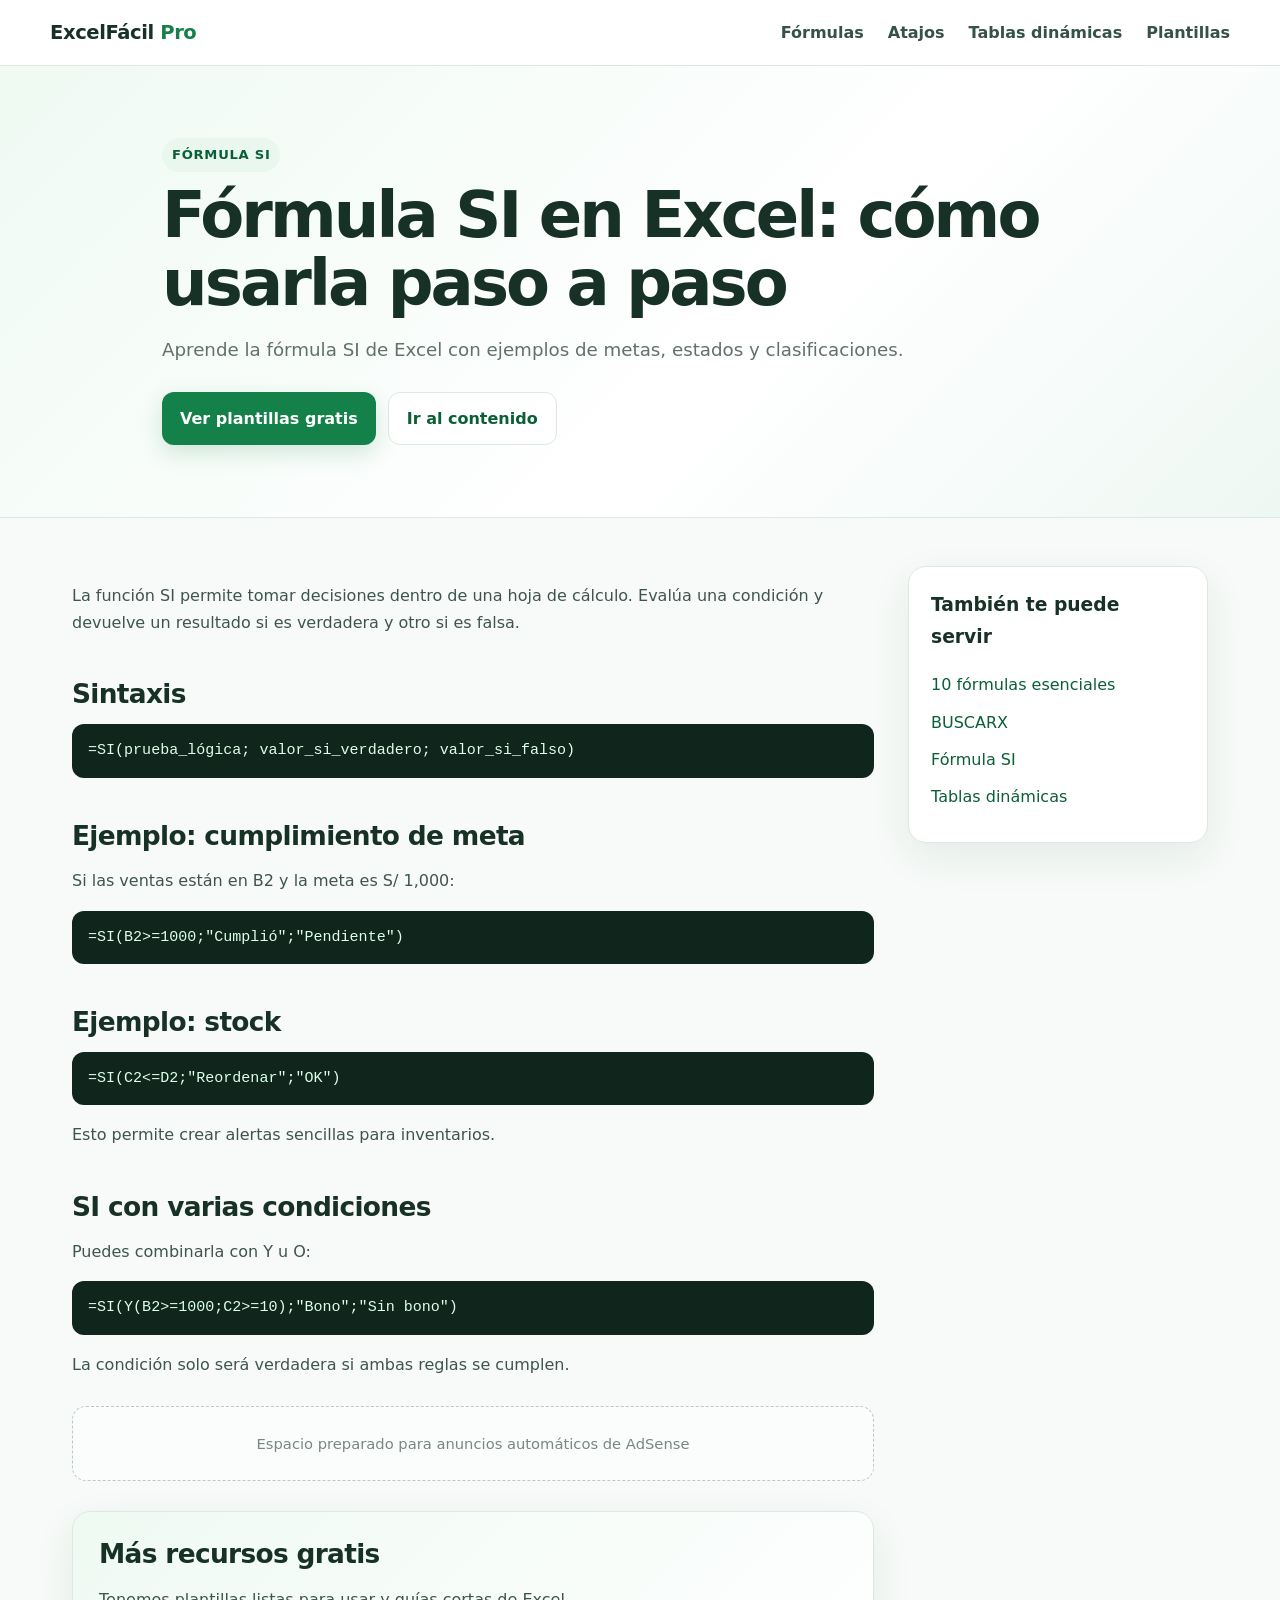
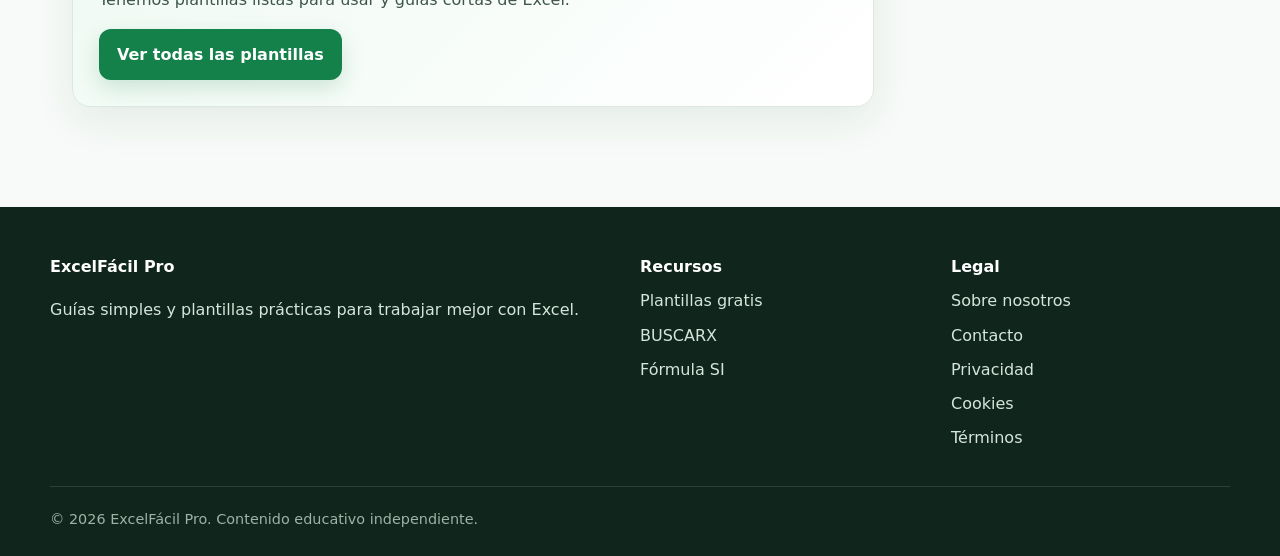
<file: formula-si-excel.html>
<!doctype html><html lang="es"><head><meta charset="utf-8"><meta name="viewport" content="width=device-width,initial-scale=1"><title>Fórmula SI en Excel: cómo usarla paso a paso | ExcelFácil Pro</title><meta name="description" content="Aprende la fórmula SI de Excel con ejemplos de metas, estados y clasificaciones."><link rel="canonical" href="https://excelfacilpro.com/formula-si-excel.html"><link rel="stylesheet" href="styles.css"><meta name="robots" content="index,follow"><meta property="og:title" content="Fórmula SI en Excel: cómo usarla paso a paso | ExcelFácil Pro"><meta property="og:description" content="Aprende la fórmula SI de Excel con ejemplos de metas, estados y clasificaciones."><meta property="og:type" content="article"><script async src="https://pagead2.googlesyndication.com/pagead/js/adsbygoogle.js?client=ca-pub-9025221585291938" crossorigin="anonymous"></script></head><body><nav class="nav"><a class="brand" href="index.html">ExcelFácil <span>Pro</span></a><button class="menu-btn" aria-label="Abrir menú">☰</button><div class="nav-links"><a href="index.html">Fórmulas</a><a href="atajos-excel.html">Atajos</a><a href="tablas-dinamicas-excel.html">Tablas dinámicas</a><a href="plantillas.html">Plantillas</a></div></nav><header class="hero"><div class="hero-inner"><span class="eyebrow">Fórmula SI</span><h1>Fórmula SI en Excel: cómo usarla paso a paso</h1><p>Aprende la fórmula SI de Excel con ejemplos de metas, estados y clasificaciones.</p><div class="btns"><a class="btn" href="plantillas.html">Ver plantillas gratis</a><a class="btn secondary" href="#contenido">Ir al contenido</a></div></div></header><main class="container" id="contenido"><div class="content-grid"><article class="article"><p>La función SI permite tomar decisiones dentro de una hoja de cálculo. Evalúa una condición y devuelve un resultado si es verdadera y otro si es falsa.</p><h2>Sintaxis</h2><div class="formula">=SI(prueba_lógica; valor_si_verdadero; valor_si_falso)</div><h2>Ejemplo: cumplimiento de meta</h2><p>Si las ventas están en B2 y la meta es S/ 1,000:</p><div class="formula">=SI(B2&gt;=1000;"Cumplió";"Pendiente")</div><h2>Ejemplo: stock</h2><div class="formula">=SI(C2&lt;=D2;"Reordenar";"OK")</div><p>Esto permite crear alertas sencillas para inventarios.</p><h2>SI con varias condiciones</h2><p>Puedes combinarla con Y u O:</p><div class="formula">=SI(Y(B2&gt;=1000;C2&gt;=10);"Bono";"Sin bono")</div><p>La condición solo será verdadera si ambas reglas se cumplen.</p><div class="ad-placeholder">Espacio preparado para anuncios automáticos de AdSense</div><div class="cta"><h2>Más recursos gratis</h2><p>Tenemos plantillas listas para usar y guías cortas de Excel.</p><a class="btn" href="plantillas.html">Ver todas las plantillas</a></div></article><aside class="sidebar"><div class="card"><h3>También te puede servir</h3><p><a href="index.html">10 fórmulas esenciales</a></p><p><a href="buscarx-excel.html">BUSCARX</a></p><p><a href="formula-si-excel.html">Fórmula SI</a></p><p><a href="tablas-dinamicas-excel.html">Tablas dinámicas</a></p></div></aside></div></main><footer><div class="footer-grid"><div><strong>ExcelFácil Pro</strong><p>Guías simples y plantillas prácticas para trabajar mejor con Excel.</p></div><div><strong>Recursos</strong><a href="plantillas.html">Plantillas gratis</a><a href="buscarx-excel.html">BUSCARX</a><a href="formula-si-excel.html">Fórmula SI</a></div><div><strong>Legal</strong><a href="sobre-nosotros.html">Sobre nosotros</a><a href="contacto.html">Contacto</a><a href="privacidad.html">Privacidad</a><a href="cookies.html">Cookies</a><a href="terminos.html">Términos</a></div></div><div class="copyright">© 2026 ExcelFácil Pro. Contenido educativo independiente.</div></footer><script src="script.js"></script></body></html>
</file>
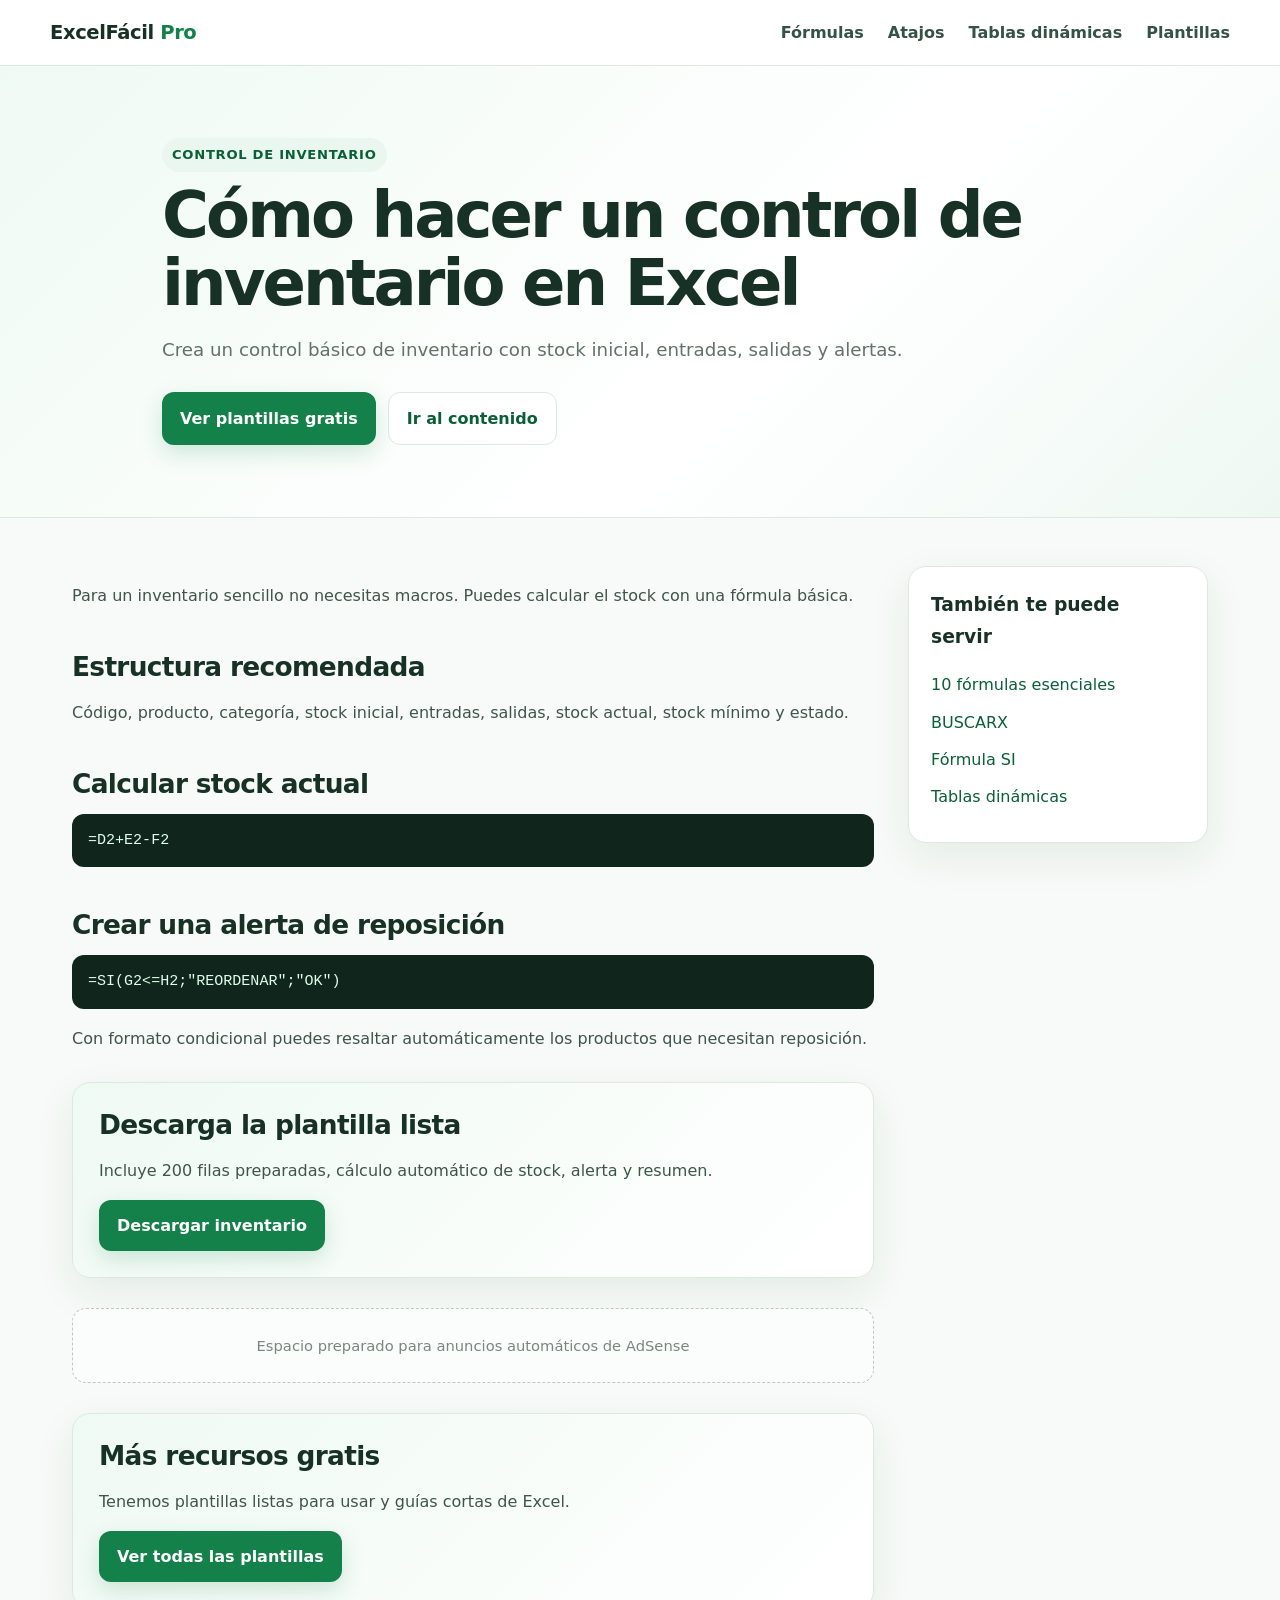
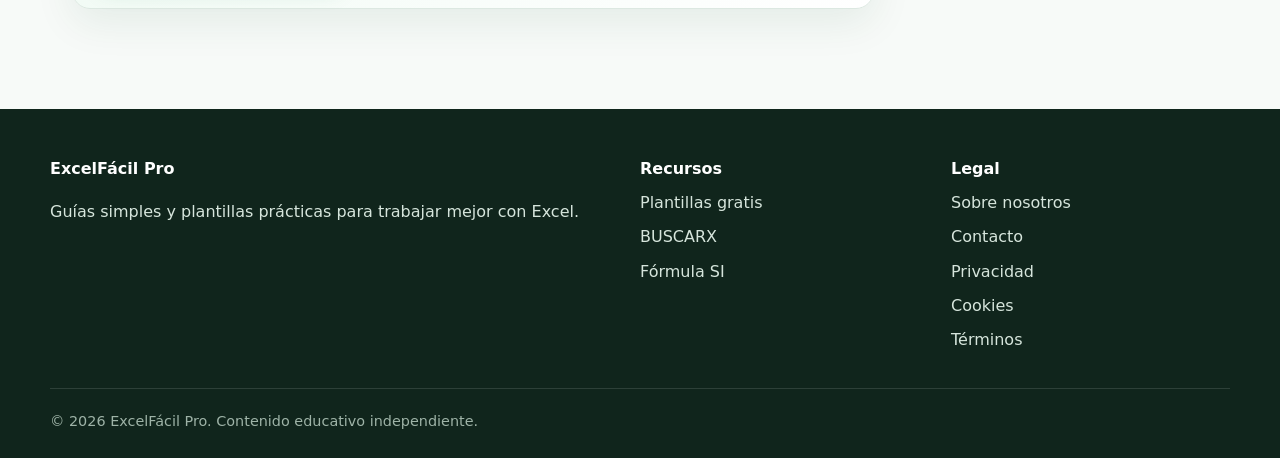
<file: inventario-excel.html>
<!doctype html><html lang="es"><head><meta charset="utf-8"><meta name="viewport" content="width=device-width,initial-scale=1"><title>Cómo hacer un control de inventario en Excel | ExcelFácil Pro</title><meta name="description" content="Crea un control básico de inventario con stock inicial, entradas, salidas y alertas."><link rel="canonical" href="https://excelfacilpro.com/inventario-excel.html"><link rel="stylesheet" href="styles.css"><meta name="robots" content="index,follow"><meta property="og:title" content="Cómo hacer un control de inventario en Excel | ExcelFácil Pro"><meta property="og:description" content="Crea un control básico de inventario con stock inicial, entradas, salidas y alertas."><meta property="og:type" content="article"><script async src="https://pagead2.googlesyndication.com/pagead/js/adsbygoogle.js?client=ca-pub-9025221585291938" crossorigin="anonymous"></script></head><body><nav class="nav"><a class="brand" href="index.html">ExcelFácil <span>Pro</span></a><button class="menu-btn" aria-label="Abrir menú">☰</button><div class="nav-links"><a href="index.html">Fórmulas</a><a href="atajos-excel.html">Atajos</a><a href="tablas-dinamicas-excel.html">Tablas dinámicas</a><a href="plantillas.html">Plantillas</a></div></nav><header class="hero"><div class="hero-inner"><span class="eyebrow">Control de inventario</span><h1>Cómo hacer un control de inventario en Excel</h1><p>Crea un control básico de inventario con stock inicial, entradas, salidas y alertas.</p><div class="btns"><a class="btn" href="plantillas.html">Ver plantillas gratis</a><a class="btn secondary" href="#contenido">Ir al contenido</a></div></div></header><main class="container" id="contenido"><div class="content-grid"><article class="article"><p>Para un inventario sencillo no necesitas macros. Puedes calcular el stock con una fórmula básica.</p><h2>Estructura recomendada</h2><p>Código, producto, categoría, stock inicial, entradas, salidas, stock actual, stock mínimo y estado.</p><h2>Calcular stock actual</h2><div class="formula">=D2+E2-F2</div><h2>Crear una alerta de reposición</h2><div class="formula">=SI(G2&lt;=H2;"REORDENAR";"OK")</div><p>Con formato condicional puedes resaltar automáticamente los productos que necesitan reposición.</p><div class="cta"><h2>Descarga la plantilla lista</h2><p>Incluye 200 filas preparadas, cálculo automático de stock, alerta y resumen.</p><a class="btn" href="descargas/plantilla-control-inventario.xlsx" download>Descargar inventario</a></div><div class="ad-placeholder">Espacio preparado para anuncios automáticos de AdSense</div><div class="cta"><h2>Más recursos gratis</h2><p>Tenemos plantillas listas para usar y guías cortas de Excel.</p><a class="btn" href="plantillas.html">Ver todas las plantillas</a></div></article><aside class="sidebar"><div class="card"><h3>También te puede servir</h3><p><a href="index.html">10 fórmulas esenciales</a></p><p><a href="buscarx-excel.html">BUSCARX</a></p><p><a href="formula-si-excel.html">Fórmula SI</a></p><p><a href="tablas-dinamicas-excel.html">Tablas dinámicas</a></p></div></aside></div></main><footer><div class="footer-grid"><div><strong>ExcelFácil Pro</strong><p>Guías simples y plantillas prácticas para trabajar mejor con Excel.</p></div><div><strong>Recursos</strong><a href="plantillas.html">Plantillas gratis</a><a href="buscarx-excel.html">BUSCARX</a><a href="formula-si-excel.html">Fórmula SI</a></div><div><strong>Legal</strong><a href="sobre-nosotros.html">Sobre nosotros</a><a href="contacto.html">Contacto</a><a href="privacidad.html">Privacidad</a><a href="cookies.html">Cookies</a><a href="terminos.html">Términos</a></div></div><div class="copyright">© 2026 ExcelFácil Pro. Contenido educativo independiente.</div></footer><script src="script.js"></script></body></html>
</file>
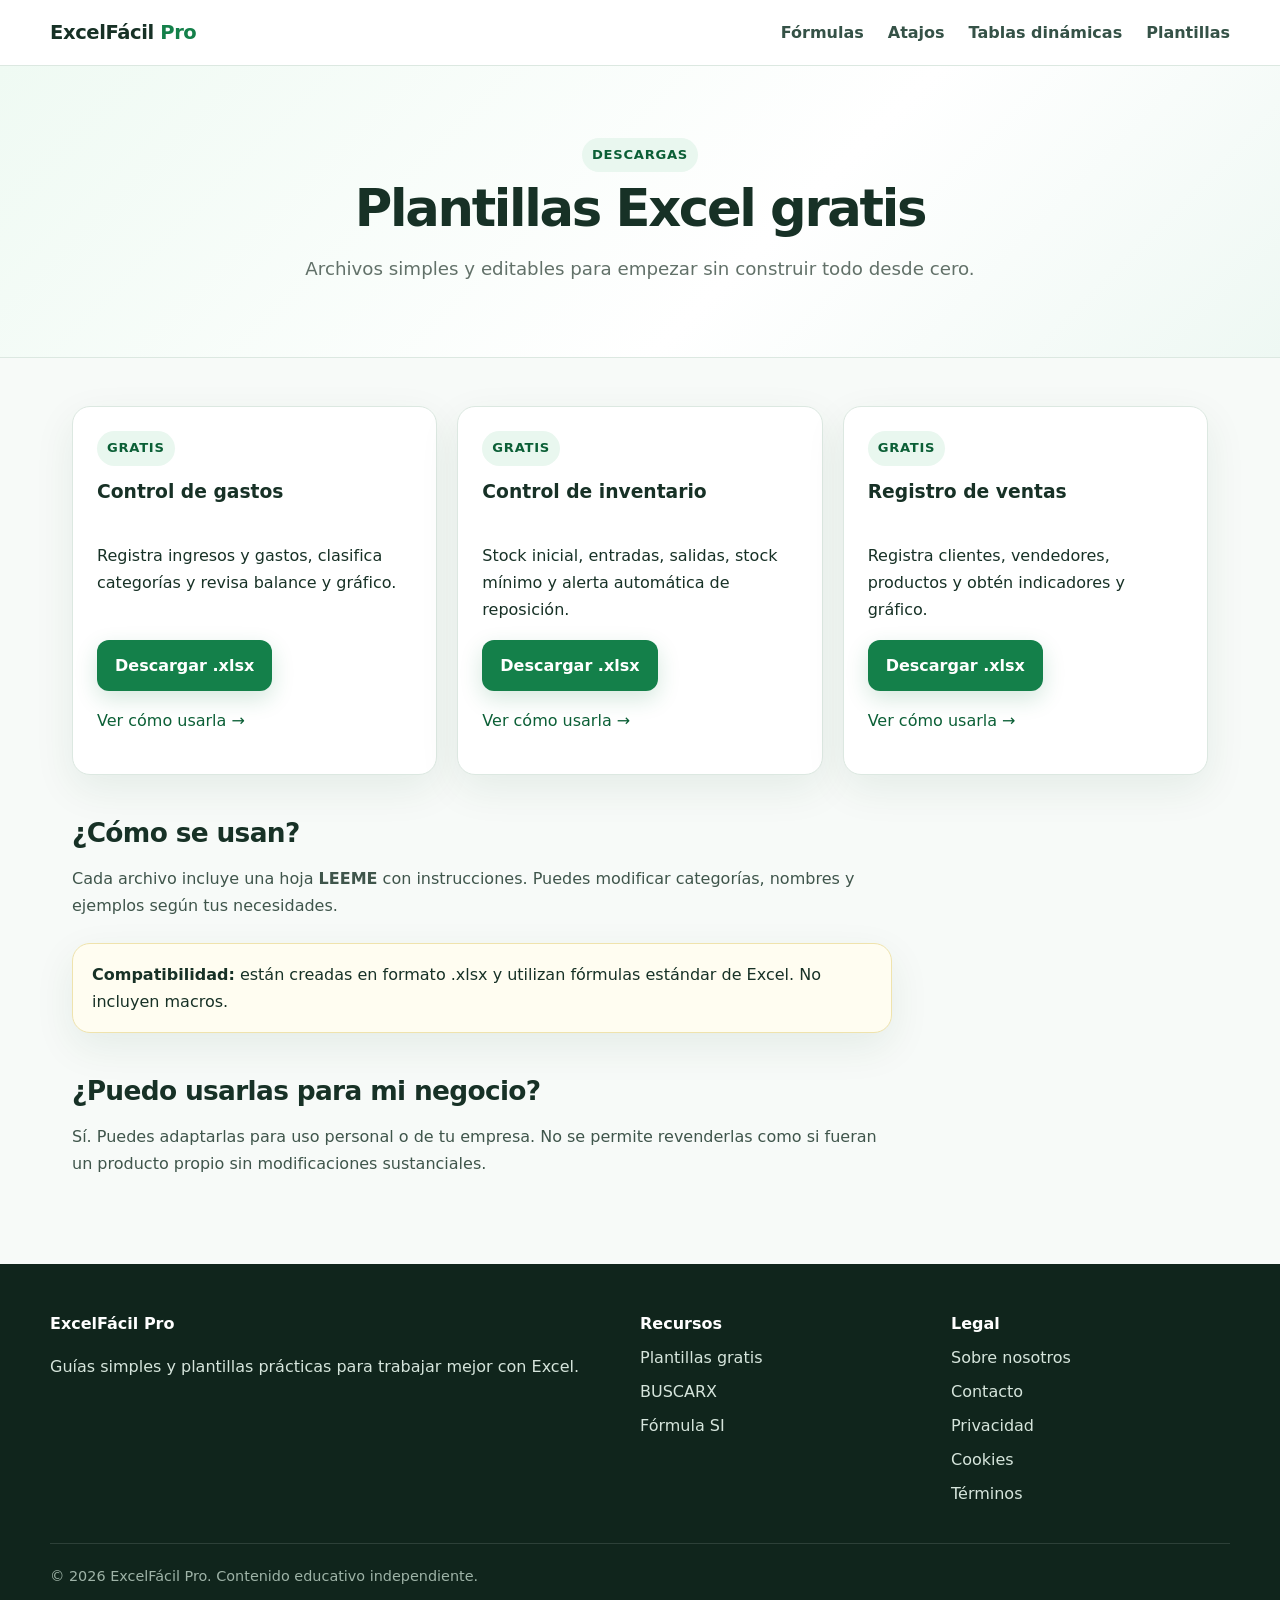
<file: plantillas.html>
<!doctype html><html lang="es"><head><meta charset="utf-8"><meta name="viewport" content="width=device-width,initial-scale=1"><title>Plantillas Excel gratis | ExcelFácil Pro</title><meta name="description" content="Descarga plantillas Excel gratuitas para gastos, inventario y ventas."><link rel="canonical" href="https://excelfacilpro.com/plantillas.html"><link rel="stylesheet" href="styles.css"><meta name="robots" content="index,follow"><meta property="og:title" content="Plantillas Excel gratis | ExcelFácil Pro"><meta property="og:description" content="Descarga plantillas Excel gratuitas para gastos, inventario y ventas."><meta property="og:type" content="article"><script async src="https://pagead2.googlesyndication.com/pagead/js/adsbygoogle.js?client=ca-pub-9025221585291938" crossorigin="anonymous"></script></head><body><nav class="nav"><a class="brand" href="index.html">ExcelFácil <span>Pro</span></a><button class="menu-btn" aria-label="Abrir menú">☰</button><div class="nav-links"><a href="index.html">Fórmulas</a><a href="atajos-excel.html">Atajos</a><a href="tablas-dinamicas-excel.html">Tablas dinámicas</a><a href="plantillas.html">Plantillas</a></div></nav><header class="page-head"><span class="eyebrow">Descargas</span><h1>Plantillas Excel gratis</h1><p>Archivos simples y editables para empezar sin construir todo desde cero.</p></header><main class="container"><div class="cards"><article class="download-card"><span class="tag">Gratis</span><h3>Control de gastos</h3><p>Registra ingresos y gastos, clasifica categorías y revisa balance y gráfico.</p><a class="btn" href="descargas/plantilla-control-gastos.xlsx" download>Descargar .xlsx</a><p><a href="control-gastos-excel.html">Ver cómo usarla →</a></p></article><article class="download-card"><span class="tag">Gratis</span><h3>Control de inventario</h3><p>Stock inicial, entradas, salidas, stock mínimo y alerta automática de reposición.</p><a class="btn" href="descargas/plantilla-control-inventario.xlsx" download>Descargar .xlsx</a><p><a href="inventario-excel.html">Ver cómo usarla →</a></p></article><article class="download-card"><span class="tag">Gratis</span><h3>Registro de ventas</h3><p>Registra clientes, vendedores, productos y obtén indicadores y gráfico.</p><a class="btn" href="descargas/plantilla-registro-ventas.xlsx" download>Descargar .xlsx</a><p><a href="ventas-excel.html">Ver cómo usarla →</a></p></article></div><section class="article"><h2>¿Cómo se usan?</h2><p>Cada archivo incluye una hoja <strong>LEEME</strong> con instrucciones. Puedes modificar categorías, nombres y ejemplos según tus necesidades.</p><div class="note"><strong>Compatibilidad:</strong> están creadas en formato .xlsx y utilizan fórmulas estándar de Excel. No incluyen macros.</div><h2>¿Puedo usarlas para mi negocio?</h2><p>Sí. Puedes adaptarlas para uso personal o de tu empresa. No se permite revenderlas como si fueran un producto propio sin modificaciones sustanciales.</p></section></main><footer><div class="footer-grid"><div><strong>ExcelFácil Pro</strong><p>Guías simples y plantillas prácticas para trabajar mejor con Excel.</p></div><div><strong>Recursos</strong><a href="plantillas.html">Plantillas gratis</a><a href="buscarx-excel.html">BUSCARX</a><a href="formula-si-excel.html">Fórmula SI</a></div><div><strong>Legal</strong><a href="sobre-nosotros.html">Sobre nosotros</a><a href="contacto.html">Contacto</a><a href="privacidad.html">Privacidad</a><a href="cookies.html">Cookies</a><a href="terminos.html">Términos</a></div></div><div class="copyright">© 2026 ExcelFácil Pro. Contenido educativo independiente.</div></footer><script src="script.js"></script></body></html>
</file>
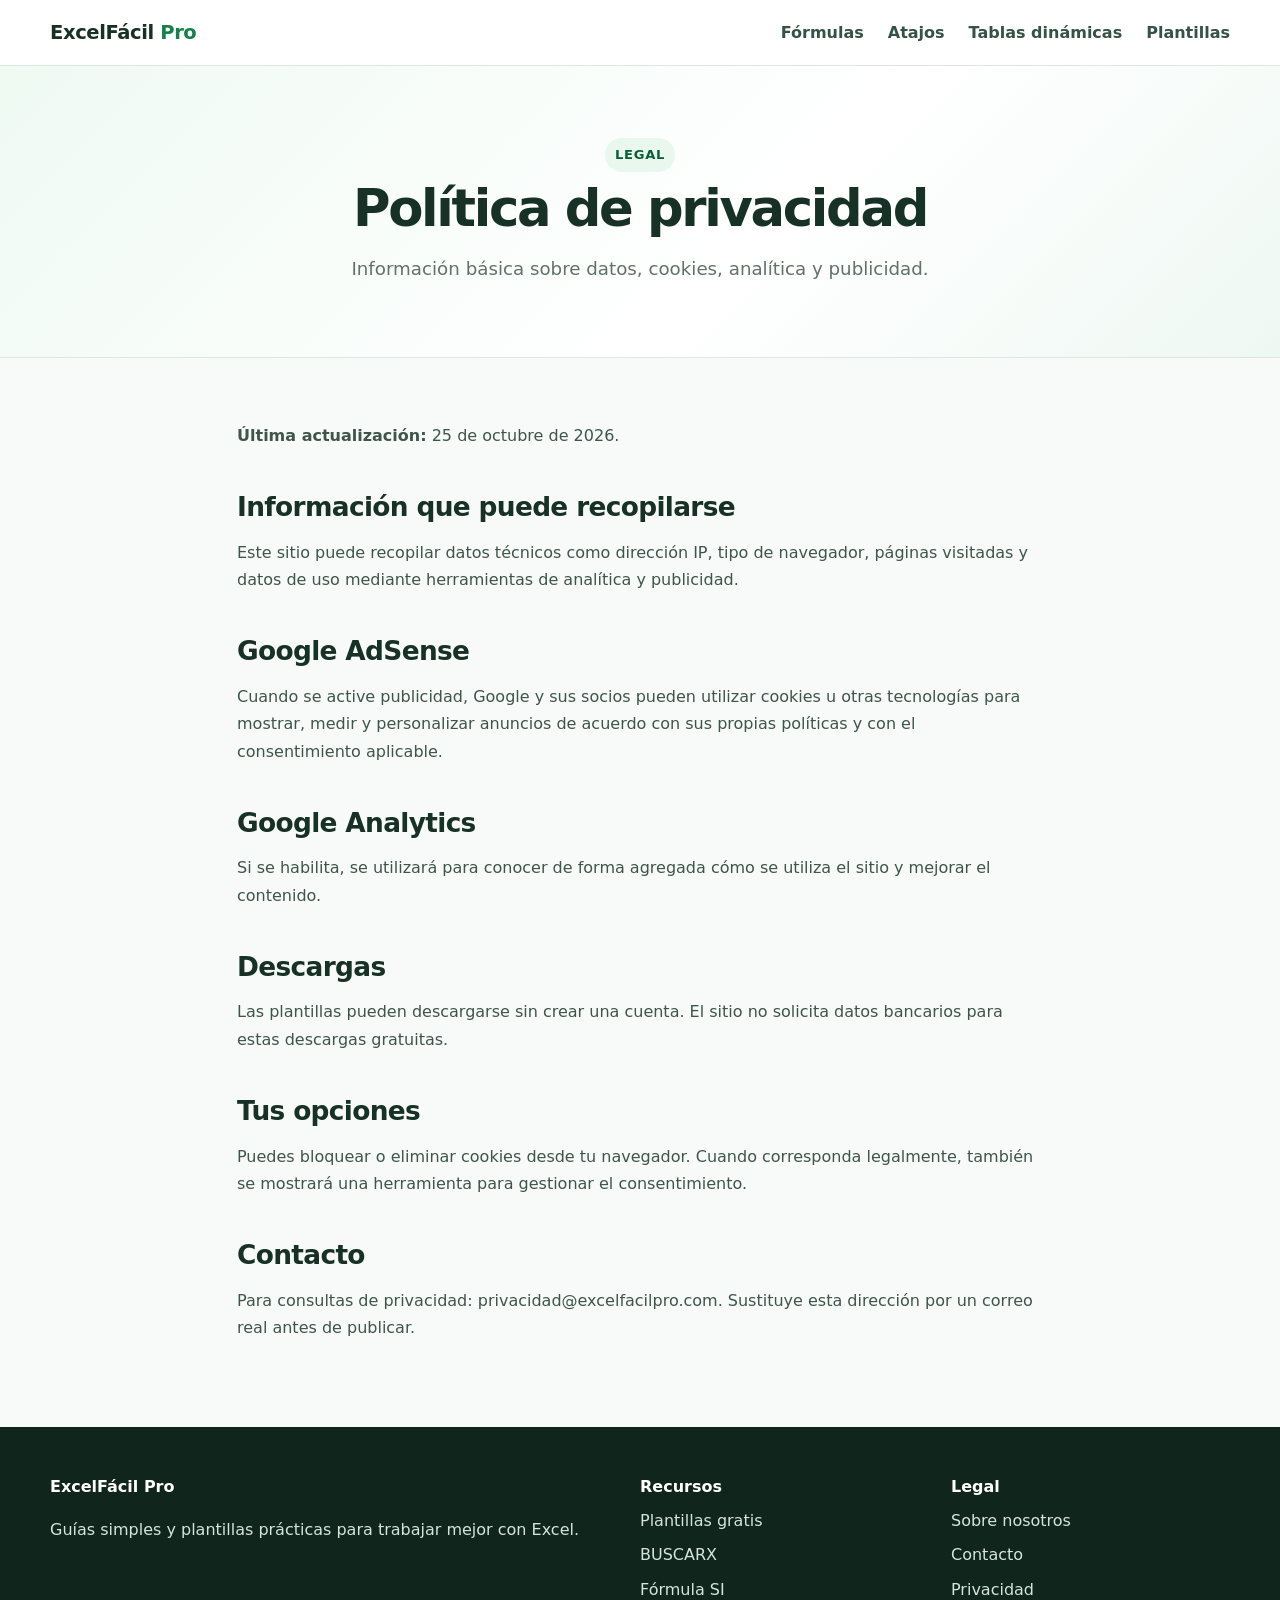
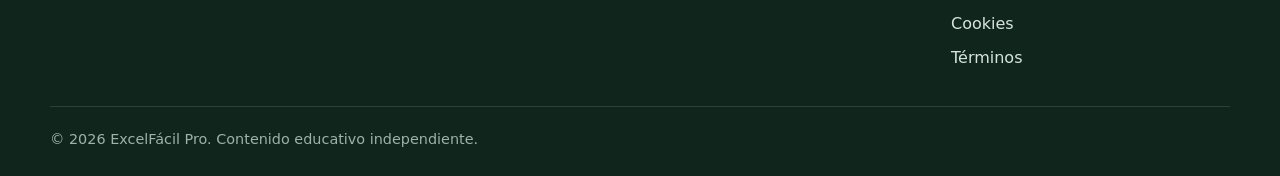
<file: privacidad.html>
<!doctype html><html lang="es"><head><meta charset="utf-8"><meta name="viewport" content="width=device-width,initial-scale=1"><title>Política de privacidad | ExcelFácil Pro</title><meta name="description" content="Política de privacidad de ExcelFácil Pro."><link rel="canonical" href="https://excelfacilpro.com/privacidad.html"><link rel="stylesheet" href="styles.css"><meta name="robots" content="index,follow"><meta property="og:title" content="Política de privacidad | ExcelFácil Pro"><meta property="og:description" content="Política de privacidad de ExcelFácil Pro."><meta property="og:type" content="article"><script async src="https://pagead2.googlesyndication.com/pagead/js/adsbygoogle.js?client=ca-pub-9025221585291938" crossorigin="anonymous"></script></head><body><nav class="nav"><a class="brand" href="index.html">ExcelFácil <span>Pro</span></a><button class="menu-btn" aria-label="Abrir menú">☰</button><div class="nav-links"><a href="index.html">Fórmulas</a><a href="atajos-excel.html">Atajos</a><a href="tablas-dinamicas-excel.html">Tablas dinámicas</a><a href="plantillas.html">Plantillas</a></div></nav><header class="page-head"><span class="eyebrow">Legal</span><h1>Política de privacidad</h1><p>Información básica sobre datos, cookies, analítica y publicidad.</p></header><main class="container article"><p><strong>Última actualización:</strong> 25 de octubre de 2026.</p><h2>Información que puede recopilarse</h2><p>Este sitio puede recopilar datos técnicos como dirección IP, tipo de navegador, páginas visitadas y datos de uso mediante herramientas de analítica y publicidad.</p><h2>Google AdSense</h2><p>Cuando se active publicidad, Google y sus socios pueden utilizar cookies u otras tecnologías para mostrar, medir y personalizar anuncios de acuerdo con sus propias políticas y con el consentimiento aplicable.</p><h2>Google Analytics</h2><p>Si se habilita, se utilizará para conocer de forma agregada cómo se utiliza el sitio y mejorar el contenido.</p><h2>Descargas</h2><p>Las plantillas pueden descargarse sin crear una cuenta. El sitio no solicita datos bancarios para estas descargas gratuitas.</p><h2>Tus opciones</h2><p>Puedes bloquear o eliminar cookies desde tu navegador. Cuando corresponda legalmente, también se mostrará una herramienta para gestionar el consentimiento.</p><h2>Contacto</h2><p>Para consultas de privacidad: privacidad@excelfacilpro.com. Sustituye esta dirección por un correo real antes de publicar.</p></main><footer><div class="footer-grid"><div><strong>ExcelFácil Pro</strong><p>Guías simples y plantillas prácticas para trabajar mejor con Excel.</p></div><div><strong>Recursos</strong><a href="plantillas.html">Plantillas gratis</a><a href="buscarx-excel.html">BUSCARX</a><a href="formula-si-excel.html">Fórmula SI</a></div><div><strong>Legal</strong><a href="sobre-nosotros.html">Sobre nosotros</a><a href="contacto.html">Contacto</a><a href="privacidad.html">Privacidad</a><a href="cookies.html">Cookies</a><a href="terminos.html">Términos</a></div></div><div class="copyright">© 2026 ExcelFácil Pro. Contenido educativo independiente.</div></footer><script src="script.js"></script></body></html>
</file>
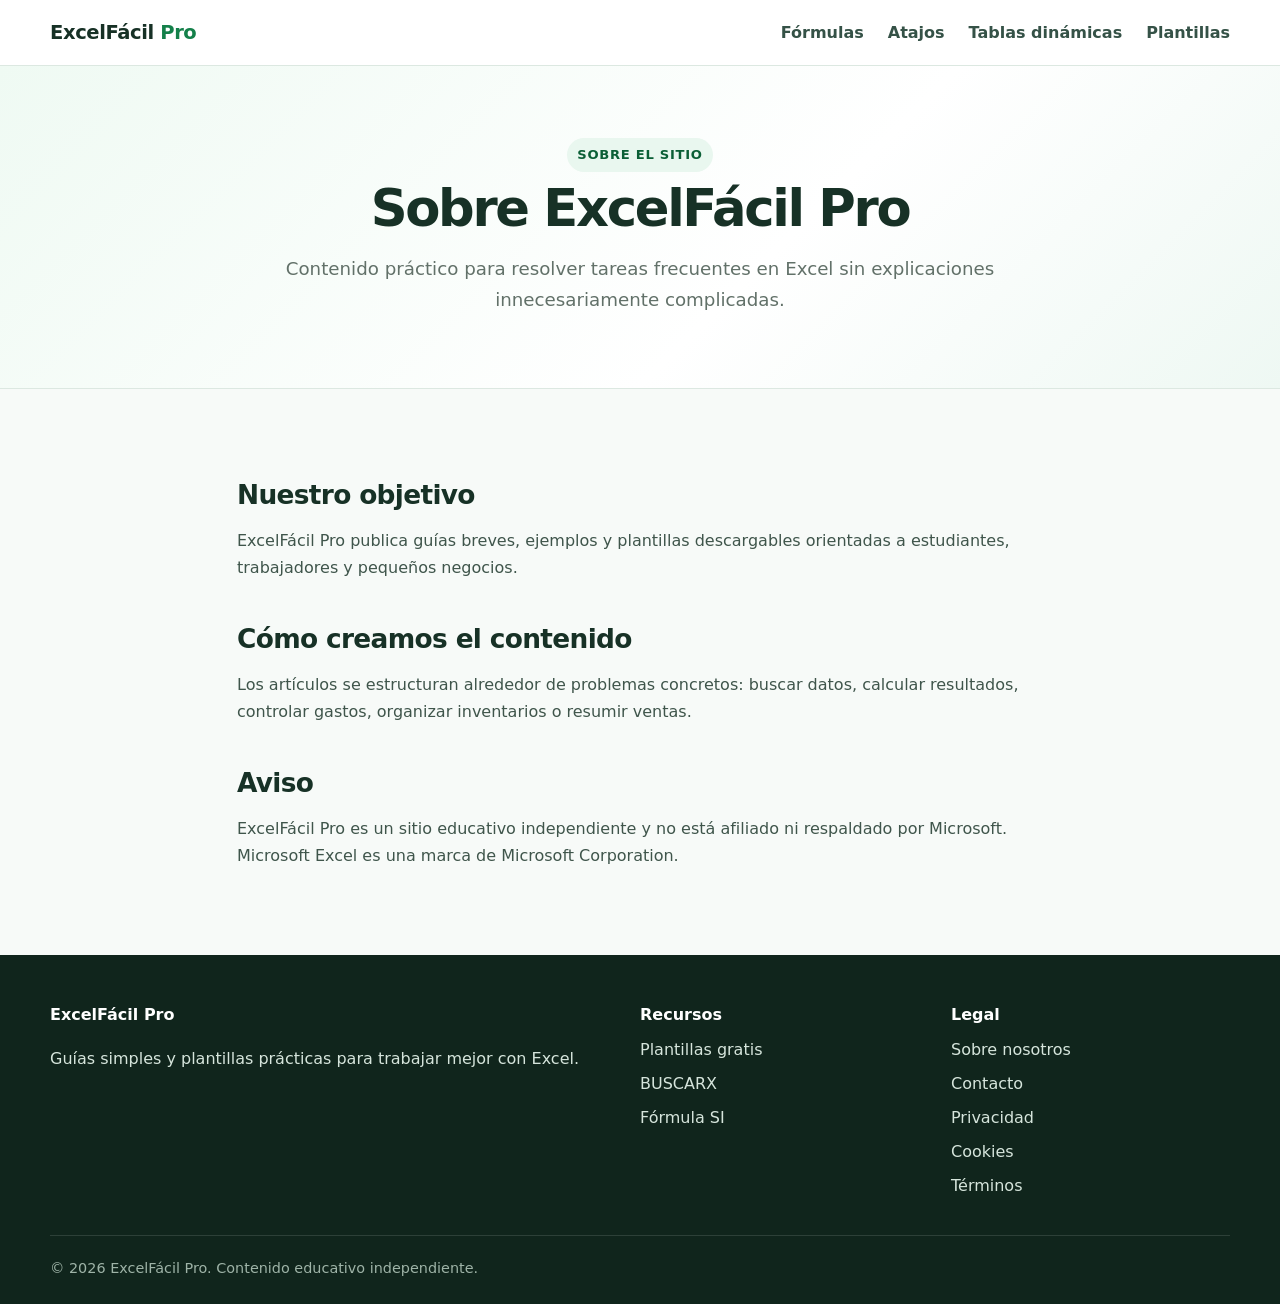
<file: sobre-nosotros.html>
<!doctype html><html lang="es"><head><meta charset="utf-8"><meta name="viewport" content="width=device-width,initial-scale=1"><title>Sobre nosotros | ExcelFácil Pro</title><meta name="description" content="Conoce el objetivo de ExcelFácil Pro y el tipo de contenido que publicamos."><link rel="canonical" href="https://excelfacilpro.com/sobre-nosotros.html"><link rel="stylesheet" href="styles.css"><meta name="robots" content="index,follow"><meta property="og:title" content="Sobre nosotros | ExcelFácil Pro"><meta property="og:description" content="Conoce el objetivo de ExcelFácil Pro y el tipo de contenido que publicamos."><meta property="og:type" content="article"><script async src="https://pagead2.googlesyndication.com/pagead/js/adsbygoogle.js?client=ca-pub-9025221585291938" crossorigin="anonymous"></script></head><body><nav class="nav"><a class="brand" href="index.html">ExcelFácil <span>Pro</span></a><button class="menu-btn" aria-label="Abrir menú">☰</button><div class="nav-links"><a href="index.html">Fórmulas</a><a href="atajos-excel.html">Atajos</a><a href="tablas-dinamicas-excel.html">Tablas dinámicas</a><a href="plantillas.html">Plantillas</a></div></nav><header class="page-head"><span class="eyebrow">Sobre el sitio</span><h1>Sobre ExcelFácil Pro</h1><p>Contenido práctico para resolver tareas frecuentes en Excel sin explicaciones innecesariamente complicadas.</p></header><main class="container article"><h2>Nuestro objetivo</h2><p>ExcelFácil Pro publica guías breves, ejemplos y plantillas descargables orientadas a estudiantes, trabajadores y pequeños negocios.</p><h2>Cómo creamos el contenido</h2><p>Los artículos se estructuran alrededor de problemas concretos: buscar datos, calcular resultados, controlar gastos, organizar inventarios o resumir ventas.</p><h2>Aviso</h2><p>ExcelFácil Pro es un sitio educativo independiente y no está afiliado ni respaldado por Microsoft. Microsoft Excel es una marca de Microsoft Corporation.</p></main><footer><div class="footer-grid"><div><strong>ExcelFácil Pro</strong><p>Guías simples y plantillas prácticas para trabajar mejor con Excel.</p></div><div><strong>Recursos</strong><a href="plantillas.html">Plantillas gratis</a><a href="buscarx-excel.html">BUSCARX</a><a href="formula-si-excel.html">Fórmula SI</a></div><div><strong>Legal</strong><a href="sobre-nosotros.html">Sobre nosotros</a><a href="contacto.html">Contacto</a><a href="privacidad.html">Privacidad</a><a href="cookies.html">Cookies</a><a href="terminos.html">Términos</a></div></div><div class="copyright">© 2026 ExcelFácil Pro. Contenido educativo independiente.</div></footer><script src="script.js"></script></body></html>
</file>
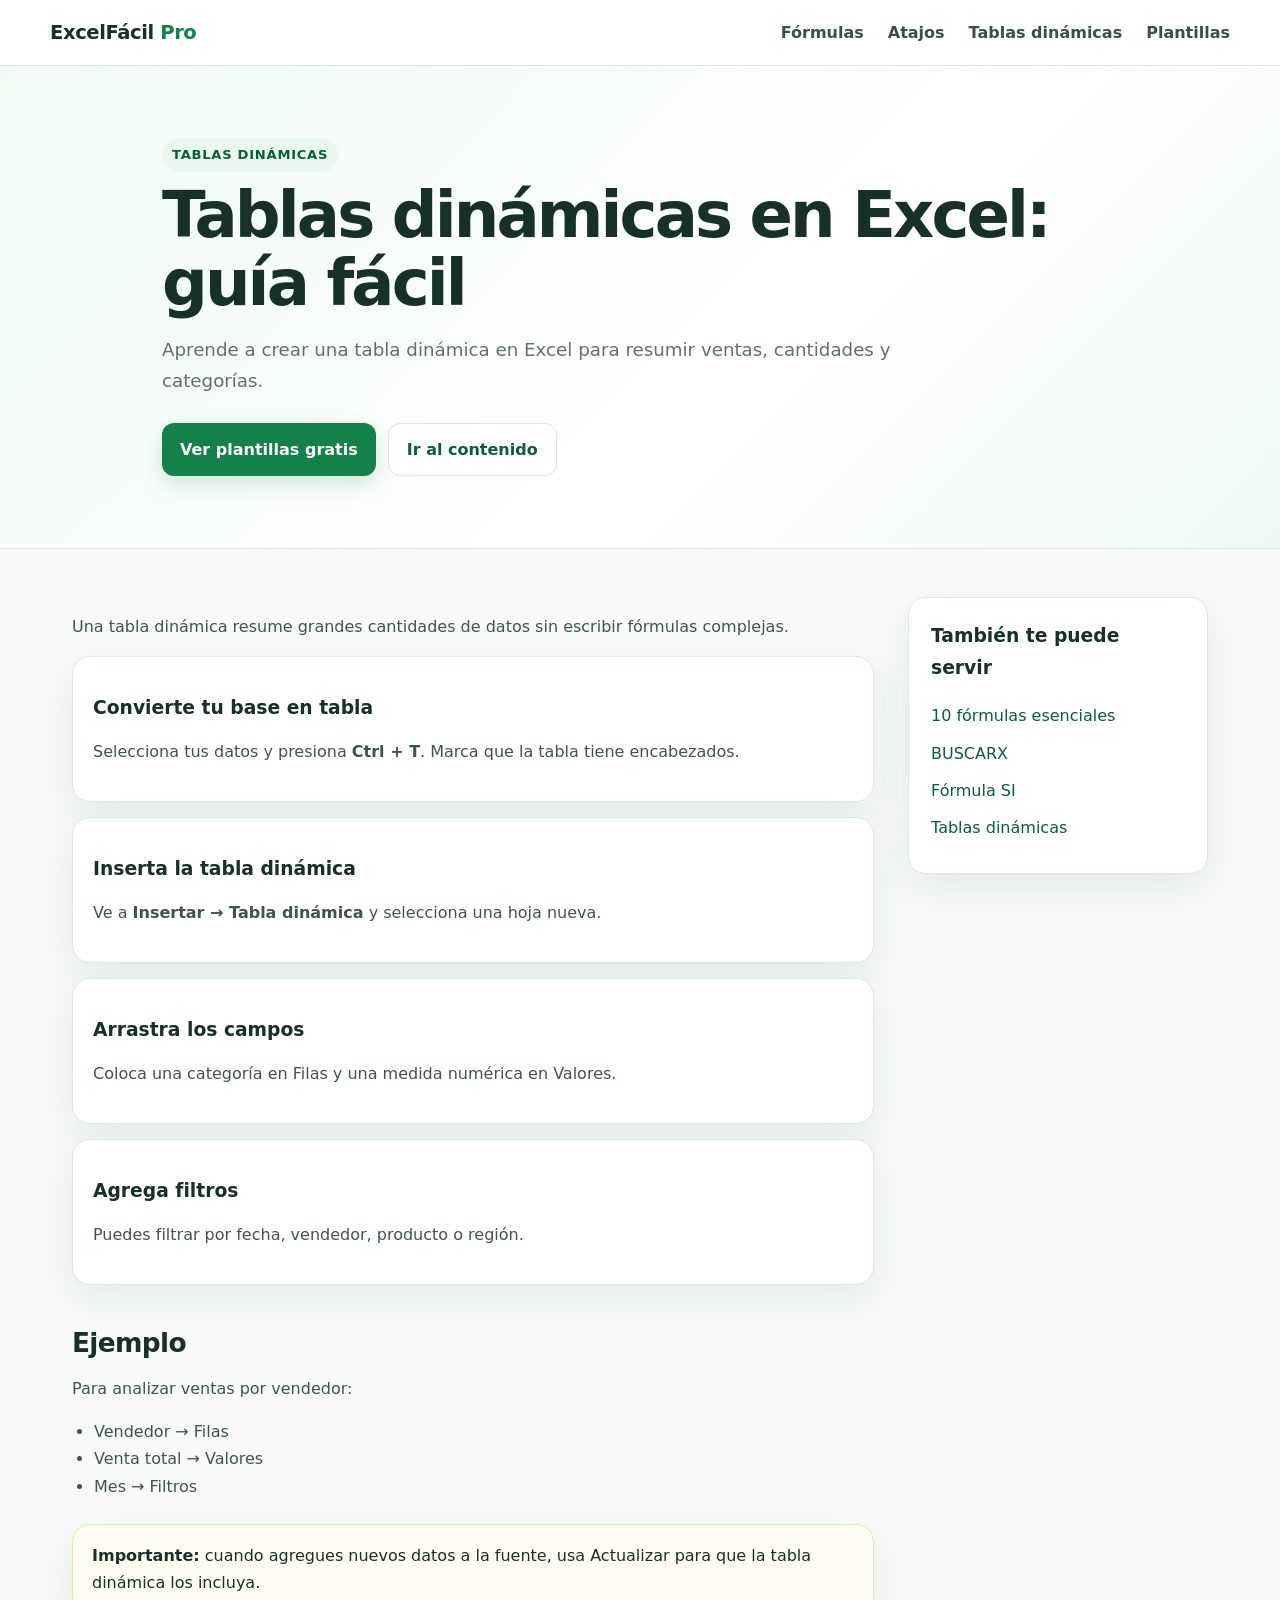
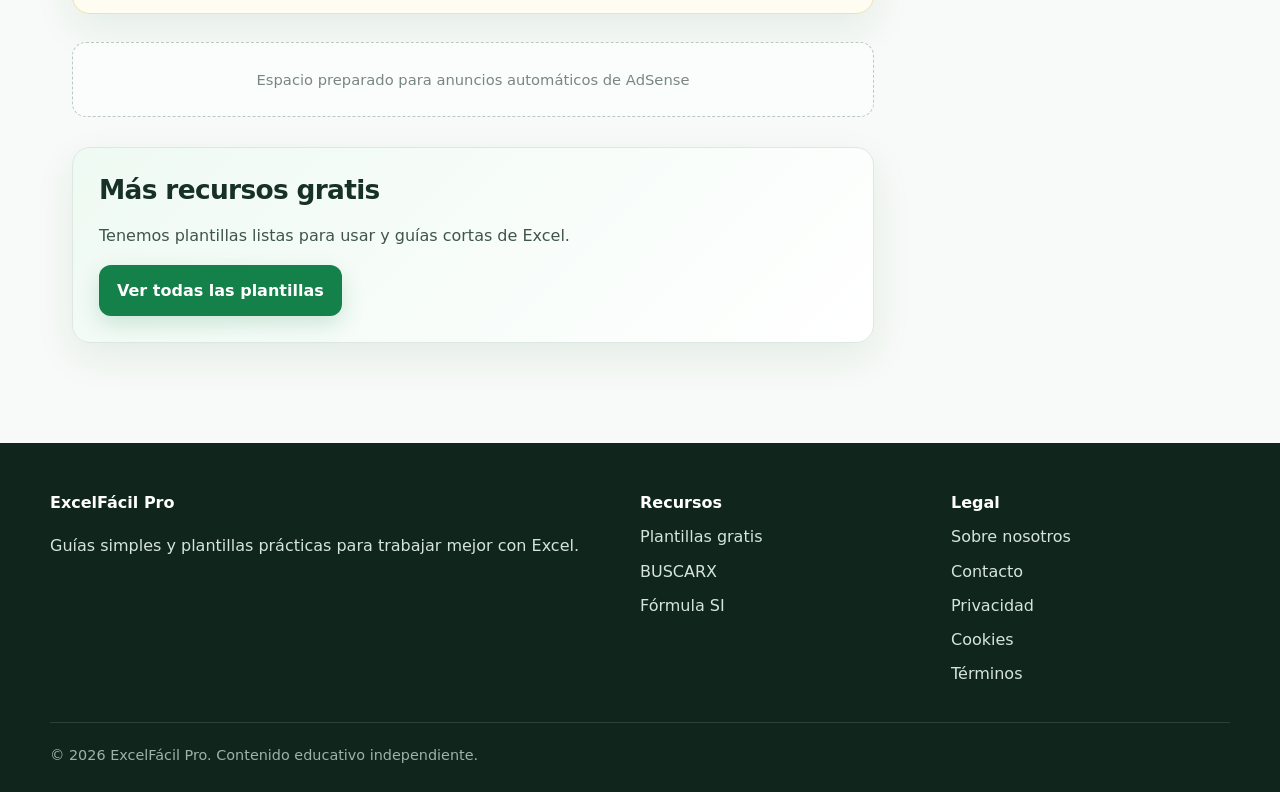
<file: tablas-dinamicas-excel.html>
<!doctype html><html lang="es"><head><meta charset="utf-8"><meta name="viewport" content="width=device-width,initial-scale=1"><title>Tablas dinámicas en Excel: guía fácil | ExcelFácil Pro</title><meta name="description" content="Aprende a crear una tabla dinámica en Excel para resumir ventas, cantidades y categorías."><link rel="canonical" href="https://excelfacilpro.com/tablas-dinamicas-excel.html"><link rel="stylesheet" href="styles.css"><meta name="robots" content="index,follow"><meta property="og:title" content="Tablas dinámicas en Excel: guía fácil | ExcelFácil Pro"><meta property="og:description" content="Aprende a crear una tabla dinámica en Excel para resumir ventas, cantidades y categorías."><meta property="og:type" content="article"><script async src="https://pagead2.googlesyndication.com/pagead/js/adsbygoogle.js?client=ca-pub-9025221585291938" crossorigin="anonymous"></script></head><body><nav class="nav"><a class="brand" href="index.html">ExcelFácil <span>Pro</span></a><button class="menu-btn" aria-label="Abrir menú">☰</button><div class="nav-links"><a href="index.html">Fórmulas</a><a href="atajos-excel.html">Atajos</a><a href="tablas-dinamicas-excel.html">Tablas dinámicas</a><a href="plantillas.html">Plantillas</a></div></nav><header class="hero"><div class="hero-inner"><span class="eyebrow">Tablas dinámicas</span><h1>Tablas dinámicas en Excel: guía fácil</h1><p>Aprende a crear una tabla dinámica en Excel para resumir ventas, cantidades y categorías.</p><div class="btns"><a class="btn" href="plantillas.html">Ver plantillas gratis</a><a class="btn secondary" href="#contenido">Ir al contenido</a></div></div></header><main class="container" id="contenido"><div class="content-grid"><article class="article"><p>Una tabla dinámica resume grandes cantidades de datos sin escribir fórmulas complejas.</p><div class="steps"><div class="step"><h3>Convierte tu base en tabla</h3><p>Selecciona tus datos y presiona <strong>Ctrl + T</strong>. Marca que la tabla tiene encabezados.</p></div><div class="step"><h3>Inserta la tabla dinámica</h3><p>Ve a <strong>Insertar → Tabla dinámica</strong> y selecciona una hoja nueva.</p></div><div class="step"><h3>Arrastra los campos</h3><p>Coloca una categoría en Filas y una medida numérica en Valores.</p></div><div class="step"><h3>Agrega filtros</h3><p>Puedes filtrar por fecha, vendedor, producto o región.</p></div></div><h2>Ejemplo</h2><p>Para analizar ventas por vendedor:</p><ul><li>Vendedor → Filas</li><li>Venta total → Valores</li><li>Mes → Filtros</li></ul><div class="note"><strong>Importante:</strong> cuando agregues nuevos datos a la fuente, usa Actualizar para que la tabla dinámica los incluya.</div><div class="ad-placeholder">Espacio preparado para anuncios automáticos de AdSense</div><div class="cta"><h2>Más recursos gratis</h2><p>Tenemos plantillas listas para usar y guías cortas de Excel.</p><a class="btn" href="plantillas.html">Ver todas las plantillas</a></div></article><aside class="sidebar"><div class="card"><h3>También te puede servir</h3><p><a href="index.html">10 fórmulas esenciales</a></p><p><a href="buscarx-excel.html">BUSCARX</a></p><p><a href="formula-si-excel.html">Fórmula SI</a></p><p><a href="tablas-dinamicas-excel.html">Tablas dinámicas</a></p></div></aside></div></main><footer><div class="footer-grid"><div><strong>ExcelFácil Pro</strong><p>Guías simples y plantillas prácticas para trabajar mejor con Excel.</p></div><div><strong>Recursos</strong><a href="plantillas.html">Plantillas gratis</a><a href="buscarx-excel.html">BUSCARX</a><a href="formula-si-excel.html">Fórmula SI</a></div><div><strong>Legal</strong><a href="sobre-nosotros.html">Sobre nosotros</a><a href="contacto.html">Contacto</a><a href="privacidad.html">Privacidad</a><a href="cookies.html">Cookies</a><a href="terminos.html">Términos</a></div></div><div class="copyright">© 2026 ExcelFácil Pro. Contenido educativo independiente.</div></footer><script src="script.js"></script></body></html>
</file>
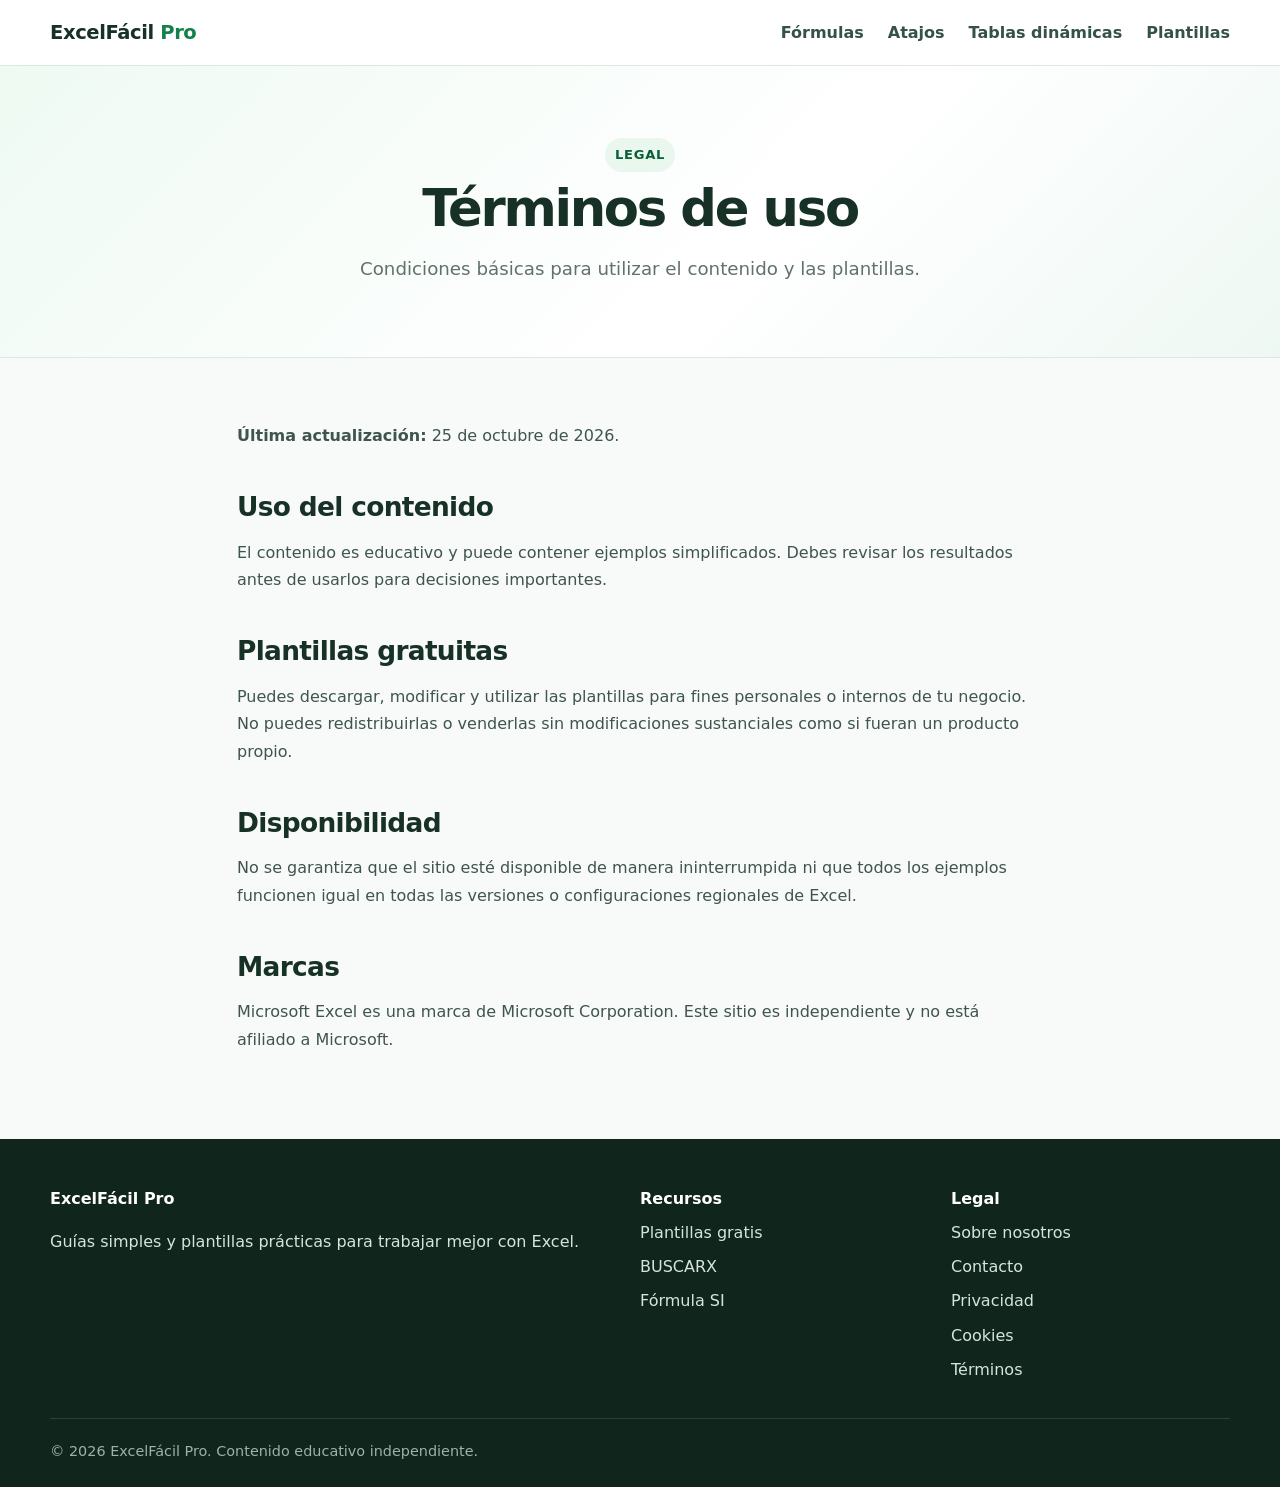
<file: terminos.html>
<!doctype html><html lang="es"><head><meta charset="utf-8"><meta name="viewport" content="width=device-width,initial-scale=1"><title>Términos de uso | ExcelFácil Pro</title><meta name="description" content="Términos de uso de ExcelFácil Pro."><link rel="canonical" href="https://excelfacilpro.com/terminos.html"><link rel="stylesheet" href="styles.css"><meta name="robots" content="index,follow"><meta property="og:title" content="Términos de uso | ExcelFácil Pro"><meta property="og:description" content="Términos de uso de ExcelFácil Pro."><meta property="og:type" content="article"><script async src="https://pagead2.googlesyndication.com/pagead/js/adsbygoogle.js?client=ca-pub-9025221585291938" crossorigin="anonymous"></script></head><body><nav class="nav"><a class="brand" href="index.html">ExcelFácil <span>Pro</span></a><button class="menu-btn" aria-label="Abrir menú">☰</button><div class="nav-links"><a href="index.html">Fórmulas</a><a href="atajos-excel.html">Atajos</a><a href="tablas-dinamicas-excel.html">Tablas dinámicas</a><a href="plantillas.html">Plantillas</a></div></nav><header class="page-head"><span class="eyebrow">Legal</span><h1>Términos de uso</h1><p>Condiciones básicas para utilizar el contenido y las plantillas.</p></header><main class="container article"><p><strong>Última actualización:</strong> 25 de octubre de 2026.</p><h2>Uso del contenido</h2><p>El contenido es educativo y puede contener ejemplos simplificados. Debes revisar los resultados antes de usarlos para decisiones importantes.</p><h2>Plantillas gratuitas</h2><p>Puedes descargar, modificar y utilizar las plantillas para fines personales o internos de tu negocio. No puedes redistribuirlas o venderlas sin modificaciones sustanciales como si fueran un producto propio.</p><h2>Disponibilidad</h2><p>No se garantiza que el sitio esté disponible de manera ininterrumpida ni que todos los ejemplos funcionen igual en todas las versiones o configuraciones regionales de Excel.</p><h2>Marcas</h2><p>Microsoft Excel es una marca de Microsoft Corporation. Este sitio es independiente y no está afiliado a Microsoft.</p></main><footer><div class="footer-grid"><div><strong>ExcelFácil Pro</strong><p>Guías simples y plantillas prácticas para trabajar mejor con Excel.</p></div><div><strong>Recursos</strong><a href="plantillas.html">Plantillas gratis</a><a href="buscarx-excel.html">BUSCARX</a><a href="formula-si-excel.html">Fórmula SI</a></div><div><strong>Legal</strong><a href="sobre-nosotros.html">Sobre nosotros</a><a href="contacto.html">Contacto</a><a href="privacidad.html">Privacidad</a><a href="cookies.html">Cookies</a><a href="terminos.html">Términos</a></div></div><div class="copyright">© 2026 ExcelFácil Pro. Contenido educativo independiente.</div></footer><script src="script.js"></script></body></html>
</file>
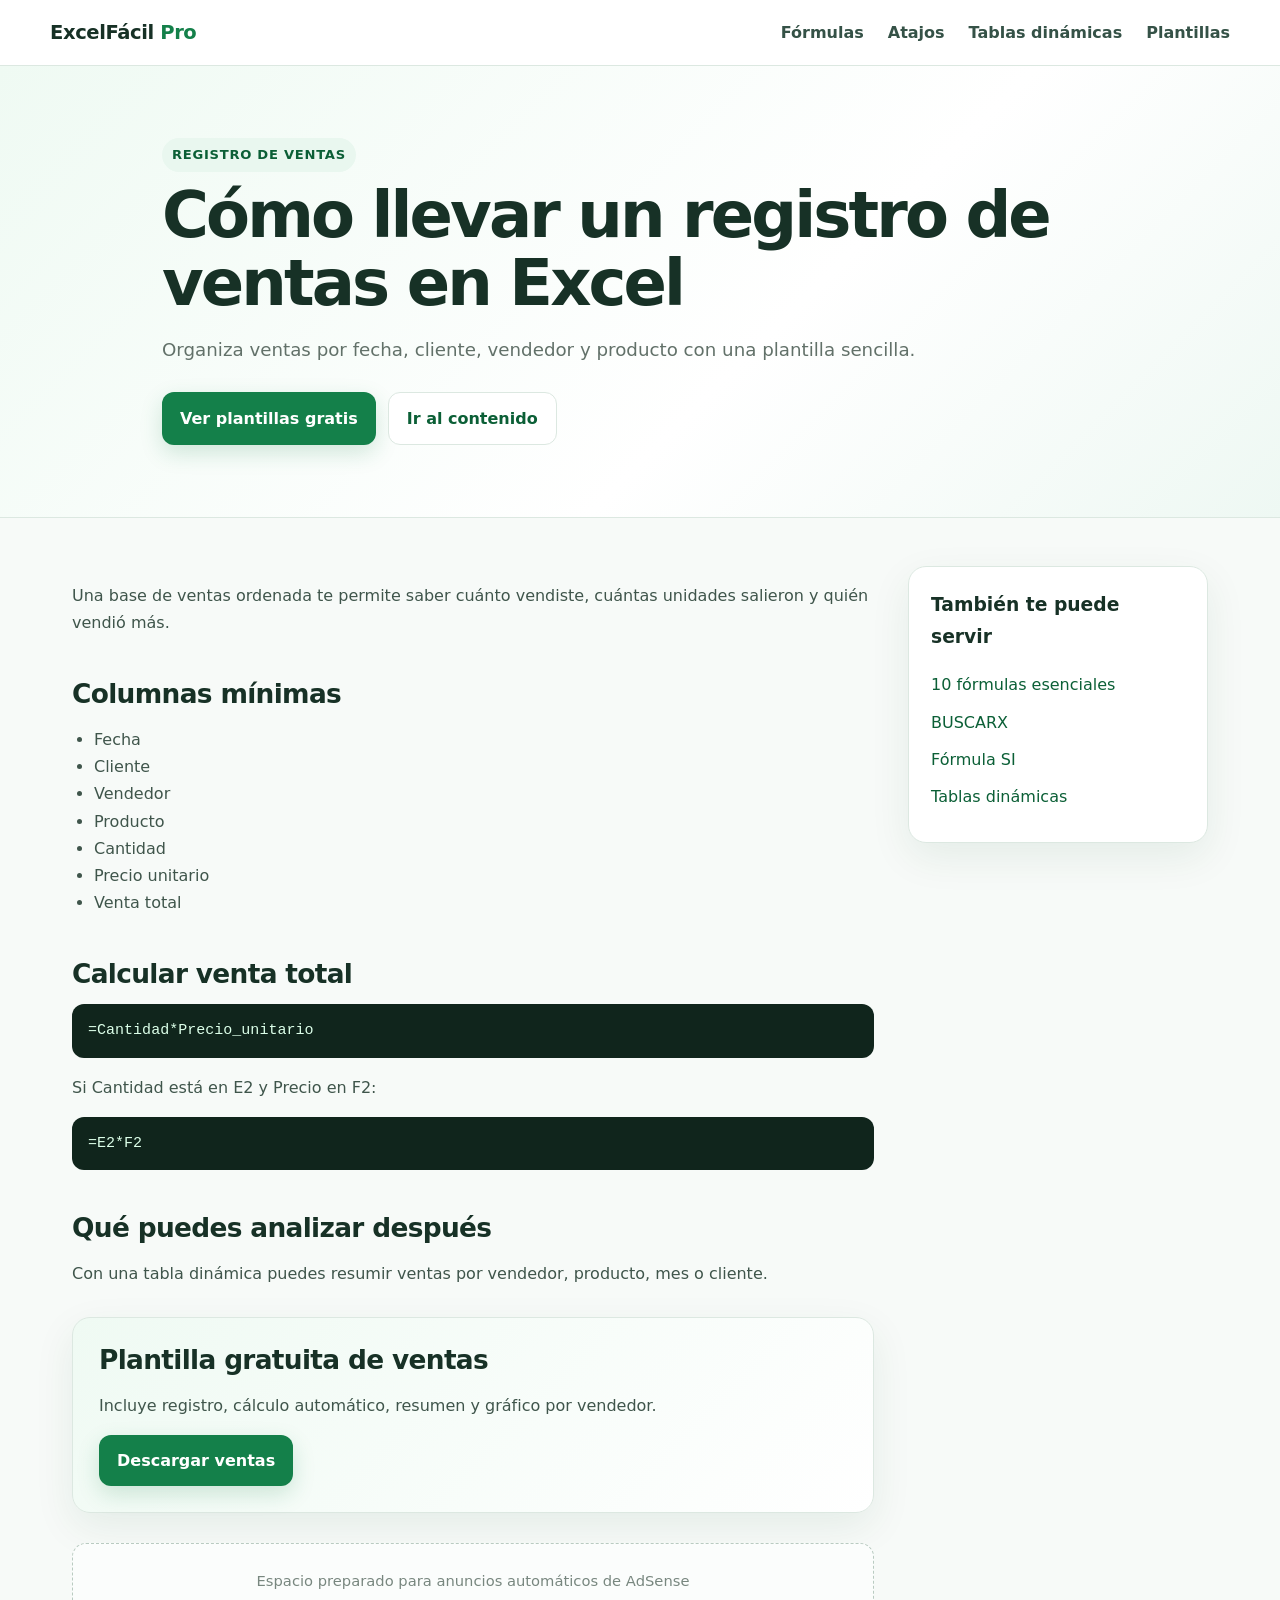
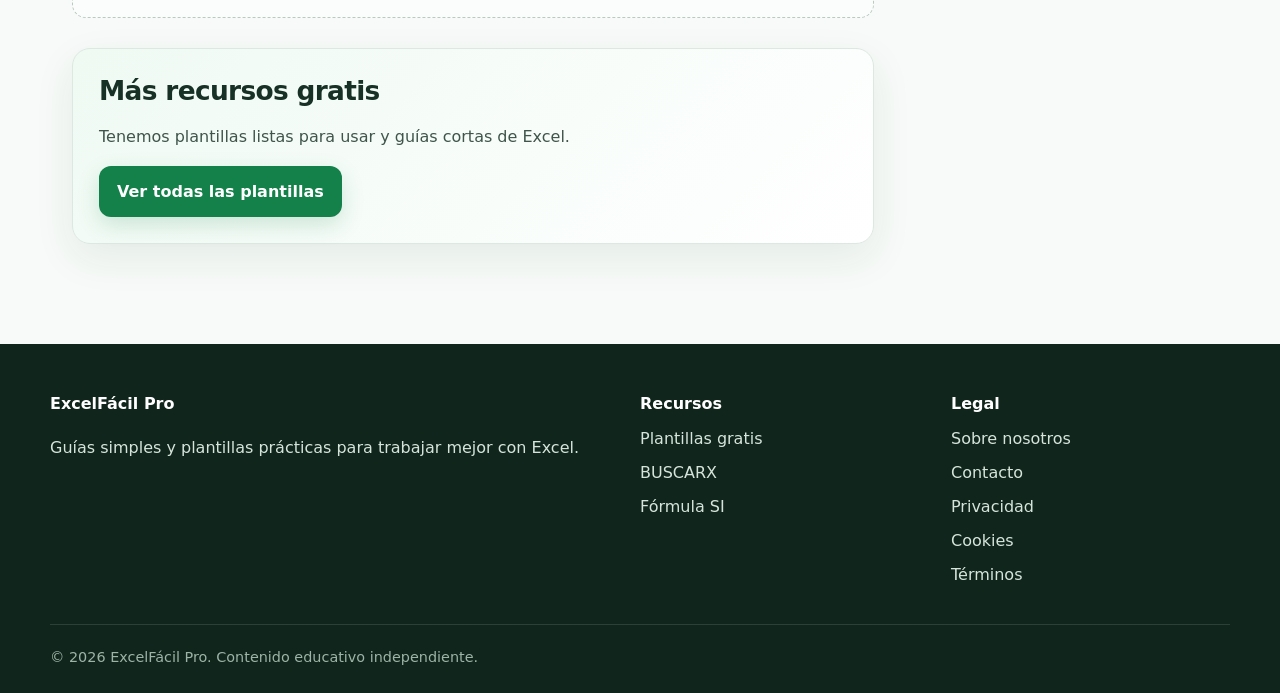
<file: ventas-excel.html>
<!doctype html><html lang="es"><head><meta charset="utf-8"><meta name="viewport" content="width=device-width,initial-scale=1"><title>Cómo llevar un registro de ventas en Excel | ExcelFácil Pro</title><meta name="description" content="Organiza ventas por fecha, cliente, vendedor y producto con una plantilla sencilla."><link rel="canonical" href="https://excelfacilpro.com/ventas-excel.html"><link rel="stylesheet" href="styles.css"><meta name="robots" content="index,follow"><meta property="og:title" content="Cómo llevar un registro de ventas en Excel | ExcelFácil Pro"><meta property="og:description" content="Organiza ventas por fecha, cliente, vendedor y producto con una plantilla sencilla."><meta property="og:type" content="article"><script async src="https://pagead2.googlesyndication.com/pagead/js/adsbygoogle.js?client=ca-pub-9025221585291938" crossorigin="anonymous"></script></head><body><nav class="nav"><a class="brand" href="index.html">ExcelFácil <span>Pro</span></a><button class="menu-btn" aria-label="Abrir menú">☰</button><div class="nav-links"><a href="index.html">Fórmulas</a><a href="atajos-excel.html">Atajos</a><a href="tablas-dinamicas-excel.html">Tablas dinámicas</a><a href="plantillas.html">Plantillas</a></div></nav><header class="hero"><div class="hero-inner"><span class="eyebrow">Registro de ventas</span><h1>Cómo llevar un registro de ventas en Excel</h1><p>Organiza ventas por fecha, cliente, vendedor y producto con una plantilla sencilla.</p><div class="btns"><a class="btn" href="plantillas.html">Ver plantillas gratis</a><a class="btn secondary" href="#contenido">Ir al contenido</a></div></div></header><main class="container" id="contenido"><div class="content-grid"><article class="article"><p>Una base de ventas ordenada te permite saber cuánto vendiste, cuántas unidades salieron y quién vendió más.</p><h2>Columnas mínimas</h2><ul><li>Fecha</li><li>Cliente</li><li>Vendedor</li><li>Producto</li><li>Cantidad</li><li>Precio unitario</li><li>Venta total</li></ul><h2>Calcular venta total</h2><div class="formula">=Cantidad*Precio_unitario</div><p>Si Cantidad está en E2 y Precio en F2:</p><div class="formula">=E2*F2</div><h2>Qué puedes analizar después</h2><p>Con una tabla dinámica puedes resumir ventas por vendedor, producto, mes o cliente.</p><div class="cta"><h2>Plantilla gratuita de ventas</h2><p>Incluye registro, cálculo automático, resumen y gráfico por vendedor.</p><a class="btn" href="descargas/plantilla-registro-ventas.xlsx" download>Descargar ventas</a></div><div class="ad-placeholder">Espacio preparado para anuncios automáticos de AdSense</div><div class="cta"><h2>Más recursos gratis</h2><p>Tenemos plantillas listas para usar y guías cortas de Excel.</p><a class="btn" href="plantillas.html">Ver todas las plantillas</a></div></article><aside class="sidebar"><div class="card"><h3>También te puede servir</h3><p><a href="index.html">10 fórmulas esenciales</a></p><p><a href="buscarx-excel.html">BUSCARX</a></p><p><a href="formula-si-excel.html">Fórmula SI</a></p><p><a href="tablas-dinamicas-excel.html">Tablas dinámicas</a></p></div></aside></div></main><footer><div class="footer-grid"><div><strong>ExcelFácil Pro</strong><p>Guías simples y plantillas prácticas para trabajar mejor con Excel.</p></div><div><strong>Recursos</strong><a href="plantillas.html">Plantillas gratis</a><a href="buscarx-excel.html">BUSCARX</a><a href="formula-si-excel.html">Fórmula SI</a></div><div><strong>Legal</strong><a href="sobre-nosotros.html">Sobre nosotros</a><a href="contacto.html">Contacto</a><a href="privacidad.html">Privacidad</a><a href="cookies.html">Cookies</a><a href="terminos.html">Términos</a></div></div><div class="copyright">© 2026 ExcelFácil Pro. Contenido educativo independiente.</div></footer><script src="script.js"></script></body></html>
</file>
<file: styles.css>
:root{--bg:#f7faf8;--surface:#ffffff;--text:#173126;--muted:#627169;--green:#14804a;--green-dark:#0b5f36;--green-soft:#e9f7ef;--border:#dce8e1;--shadow:0 14px 40px rgba(15,71,42,.08);--radius:18px}
*{box-sizing:border-box}html{scroll-behavior:smooth}body{margin:0;font-family:Inter,ui-sans-serif,system-ui,-apple-system,BlinkMacSystemFont,"Segoe UI",sans-serif;color:var(--text);background:var(--bg);line-height:1.7}a{color:var(--green-dark);text-decoration:none}a:hover{text-decoration:underline}.nav{position:sticky;top:0;z-index:20;display:flex;align-items:center;justify-content:space-between;gap:24px;padding:16px max(22px,calc((100% - 1180px)/2));background:rgba(255,255,255,.94);backdrop-filter:blur(12px);border-bottom:1px solid var(--border)}.brand{font-weight:850;font-size:1.22rem;color:var(--text);letter-spacing:-.02em}.brand span{color:var(--green)}.nav-links{display:flex;align-items:center;gap:24px}.nav-links a{font-weight:650;color:#355247}.menu-btn{display:none;border:1px solid var(--border);background:#fff;border-radius:10px;padding:8px 11px;font-size:1.1rem}.hero,.page-head{background:linear-gradient(135deg,#effaf3 0%,#ffffff 60%,#eef8f3 100%);border-bottom:1px solid var(--border)}.hero-inner,.page-head{padding:72px 22px}.hero-inner{max-width:1000px;margin:auto}.page-head{text-align:center}.hero h1,.page-head h1{font-size:clamp(2.15rem,5vw,4.2rem);line-height:1.05;letter-spacing:-.045em;margin:10px 0 18px}.page-head h1{font-size:clamp(2rem,4vw,3.3rem)}.hero p,.page-head p{font-size:1.14rem;max-width:760px;color:var(--muted);margin:0 0 26px}.page-head p{margin:0 auto}.eyebrow,.tag{display:inline-flex;align-items:center;border-radius:999px;background:var(--green-soft);color:var(--green-dark);font-weight:800;font-size:.82rem;padding:6px 10px;text-transform:uppercase;letter-spacing:.055em}.btns{display:flex;flex-wrap:wrap;gap:12px}.btn{display:inline-flex;align-items:center;justify-content:center;padding:12px 18px;border-radius:12px;background:var(--green);color:#fff;font-weight:800;box-shadow:0 8px 22px rgba(20,128,74,.18)}.btn:hover{background:var(--green-dark);text-decoration:none}.btn.secondary{background:#fff;color:var(--green-dark);border:1px solid var(--border);box-shadow:none}.container{max-width:1180px;margin:0 auto;padding:48px 22px 70px}.content-grid{display:grid;grid-template-columns:minmax(0,1fr) 300px;gap:34px}.article{max-width:820px}.container.article{max-width:850px}.article h2{font-size:1.65rem;line-height:1.2;margin:42px 0 14px;letter-spacing:-.025em}.article h3{line-height:1.25}.article p,.article li{color:#3f554b}.article ul{padding-left:22px}.formula-card,.card,.download-card,.cta,.note,.toc,.step{background:var(--surface);border:1px solid var(--border);border-radius:var(--radius);box-shadow:var(--shadow)}.formula-card{padding:22px;margin:22px 0}.formula-card h3{margin:0 0 8px}.formula{overflow:auto;background:#10251c;color:#dcffe9;border-radius:12px;padding:14px 16px;font-family:"SFMono-Regular",Consolas,"Liberation Mono",monospace;font-size:.94rem;margin:13px 0}.example{margin-bottom:0}.toc{padding:20px 22px;margin-bottom:28px}.toc ul{columns:2;margin-bottom:0}.toc li{margin:5px 0}.sidebar{display:flex;flex-direction:column;gap:18px}.card{padding:22px;position:sticky;top:92px}.sidebar .card+ .card{position:static}.card h3{margin-top:0}.card p{margin:10px 0}.note{padding:17px 19px;margin:24px 0;background:#fffdf1;border-color:#efe3ad}.cta{padding:26px;margin:30px 0;background:linear-gradient(135deg,#effaf3,#fff)}.cta h2{margin-top:0}.ad-placeholder{border:1px dashed #b9cbc1;border-radius:14px;padding:24px;text-align:center;color:#78877f;background:#fbfdfc;margin:28px 0;font-size:.92rem}.faq details{background:#fff;border:1px solid var(--border);border-radius:12px;padding:14px 16px;margin:10px 0}.faq summary{font-weight:750;cursor:pointer}.cards{display:grid;grid-template-columns:repeat(3,minmax(0,1fr));gap:20px}.download-card{padding:24px;display:flex;flex-direction:column;align-items:flex-start}.download-card h2,.download-card h3{margin-top:10px}.download-card .btn{margin-top:auto}.steps{display:grid;gap:15px}.step{padding:20px}.table-wrap{overflow:auto;border:1px solid var(--border);border-radius:14px;background:#fff}table{border-collapse:collapse;width:100%;min-width:560px}th,td{padding:12px 14px;border-bottom:1px solid var(--border);text-align:left}th{background:#f0f8f3;color:#284b3a}footer{background:#10251c;color:#d6e5dc;padding:46px max(22px,calc((100% - 1180px)/2)) 24px}.footer-grid{display:grid;grid-template-columns:2fr 1fr 1fr;gap:32px}.footer-grid strong{color:#fff}.footer-grid a{display:block;color:#d6e5dc;margin:7px 0}.copyright{border-top:1px solid rgba(255,255,255,.12);margin-top:28px;padding-top:20px;color:#9eb3a7;font-size:.9rem}
@media (max-width:900px){.content-grid{grid-template-columns:1fr}.article{max-width:none}.sidebar{display:grid;grid-template-columns:1fr 1fr}.card{position:static}.cards{grid-template-columns:1fr 1fr}.nav-links{display:none;position:absolute;left:16px;right:16px;top:68px;flex-direction:column;align-items:stretch;background:#fff;border:1px solid var(--border);border-radius:14px;padding:12px;box-shadow:var(--shadow)}.nav-links.open{display:flex}.menu-btn{display:block}}
@media (max-width:620px){.hero-inner,.page-head{padding:52px 18px}.container{padding:34px 18px 55px}.cards,.sidebar,.footer-grid{grid-template-columns:1fr}.toc ul{columns:1}.nav{padding:14px 18px}.hero h1{font-size:2.35rem}.btns{flex-direction:column}.btn{width:100%}}
</file>
